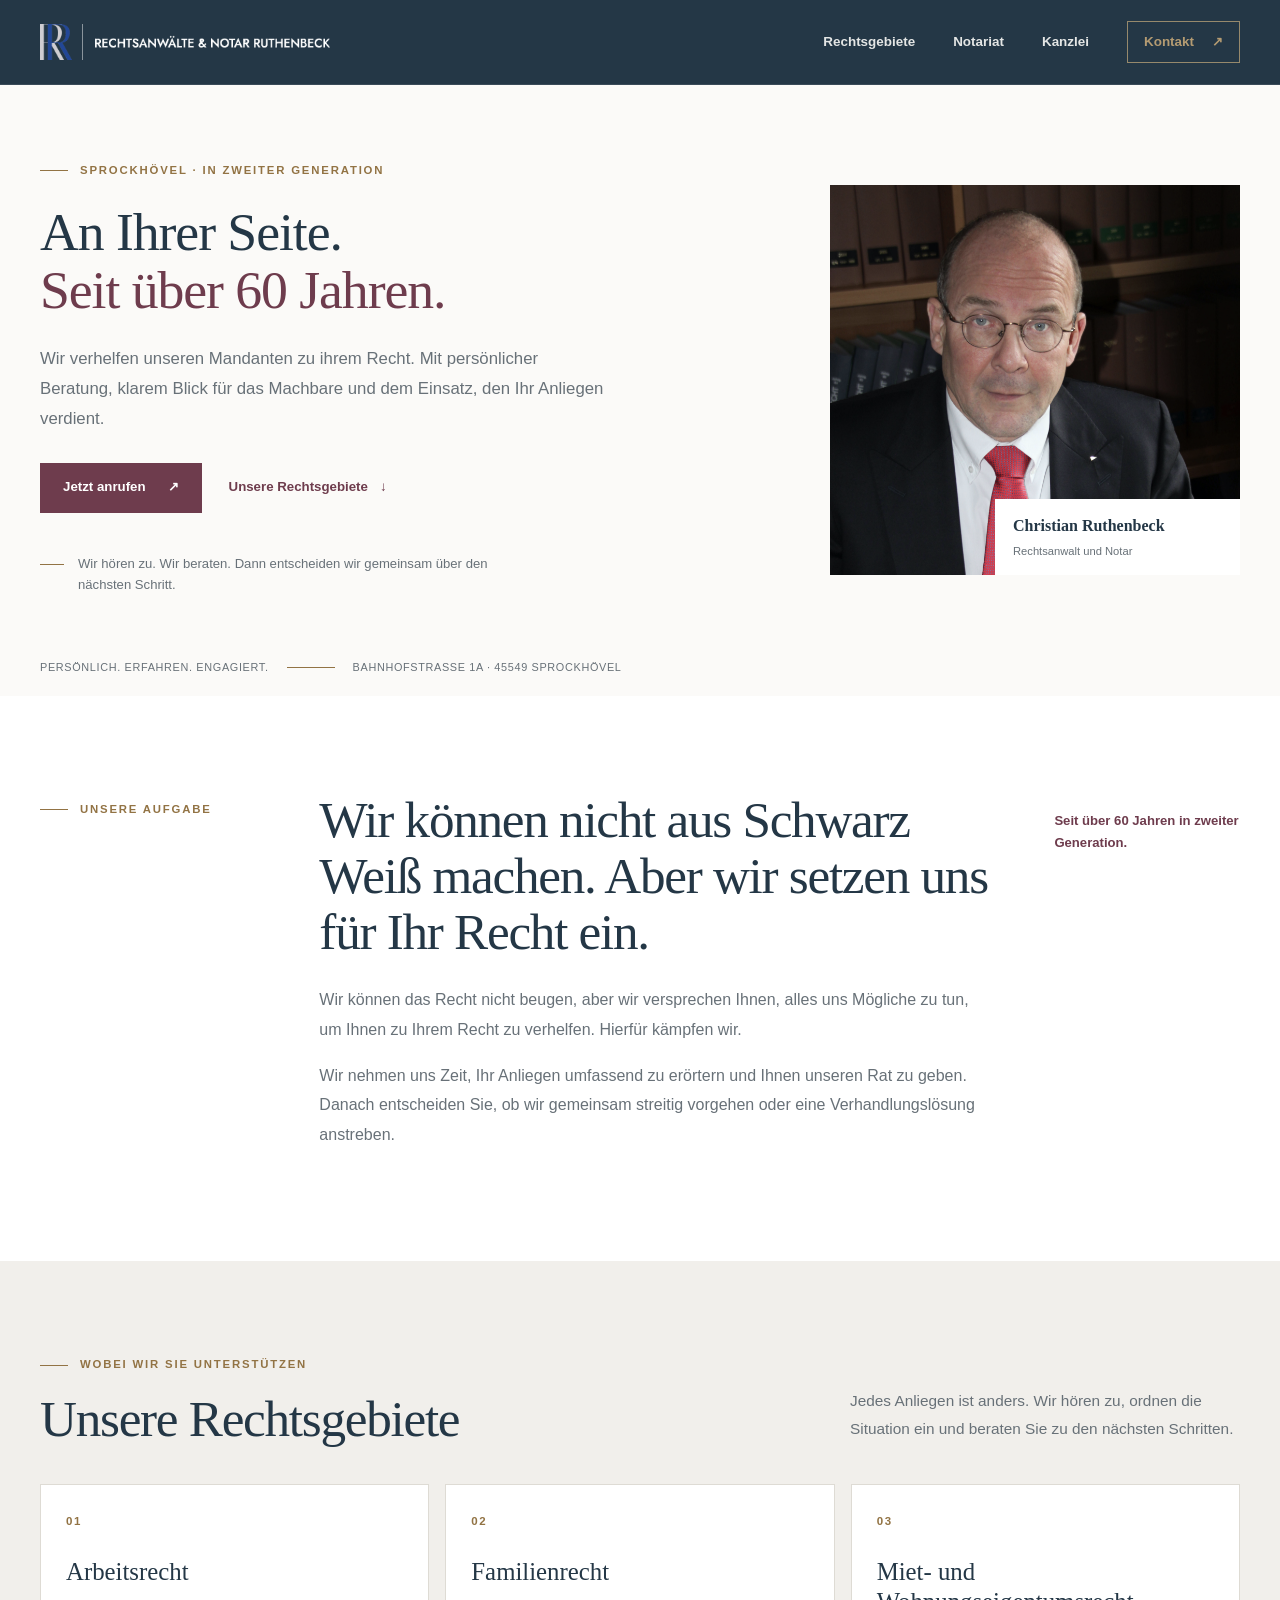
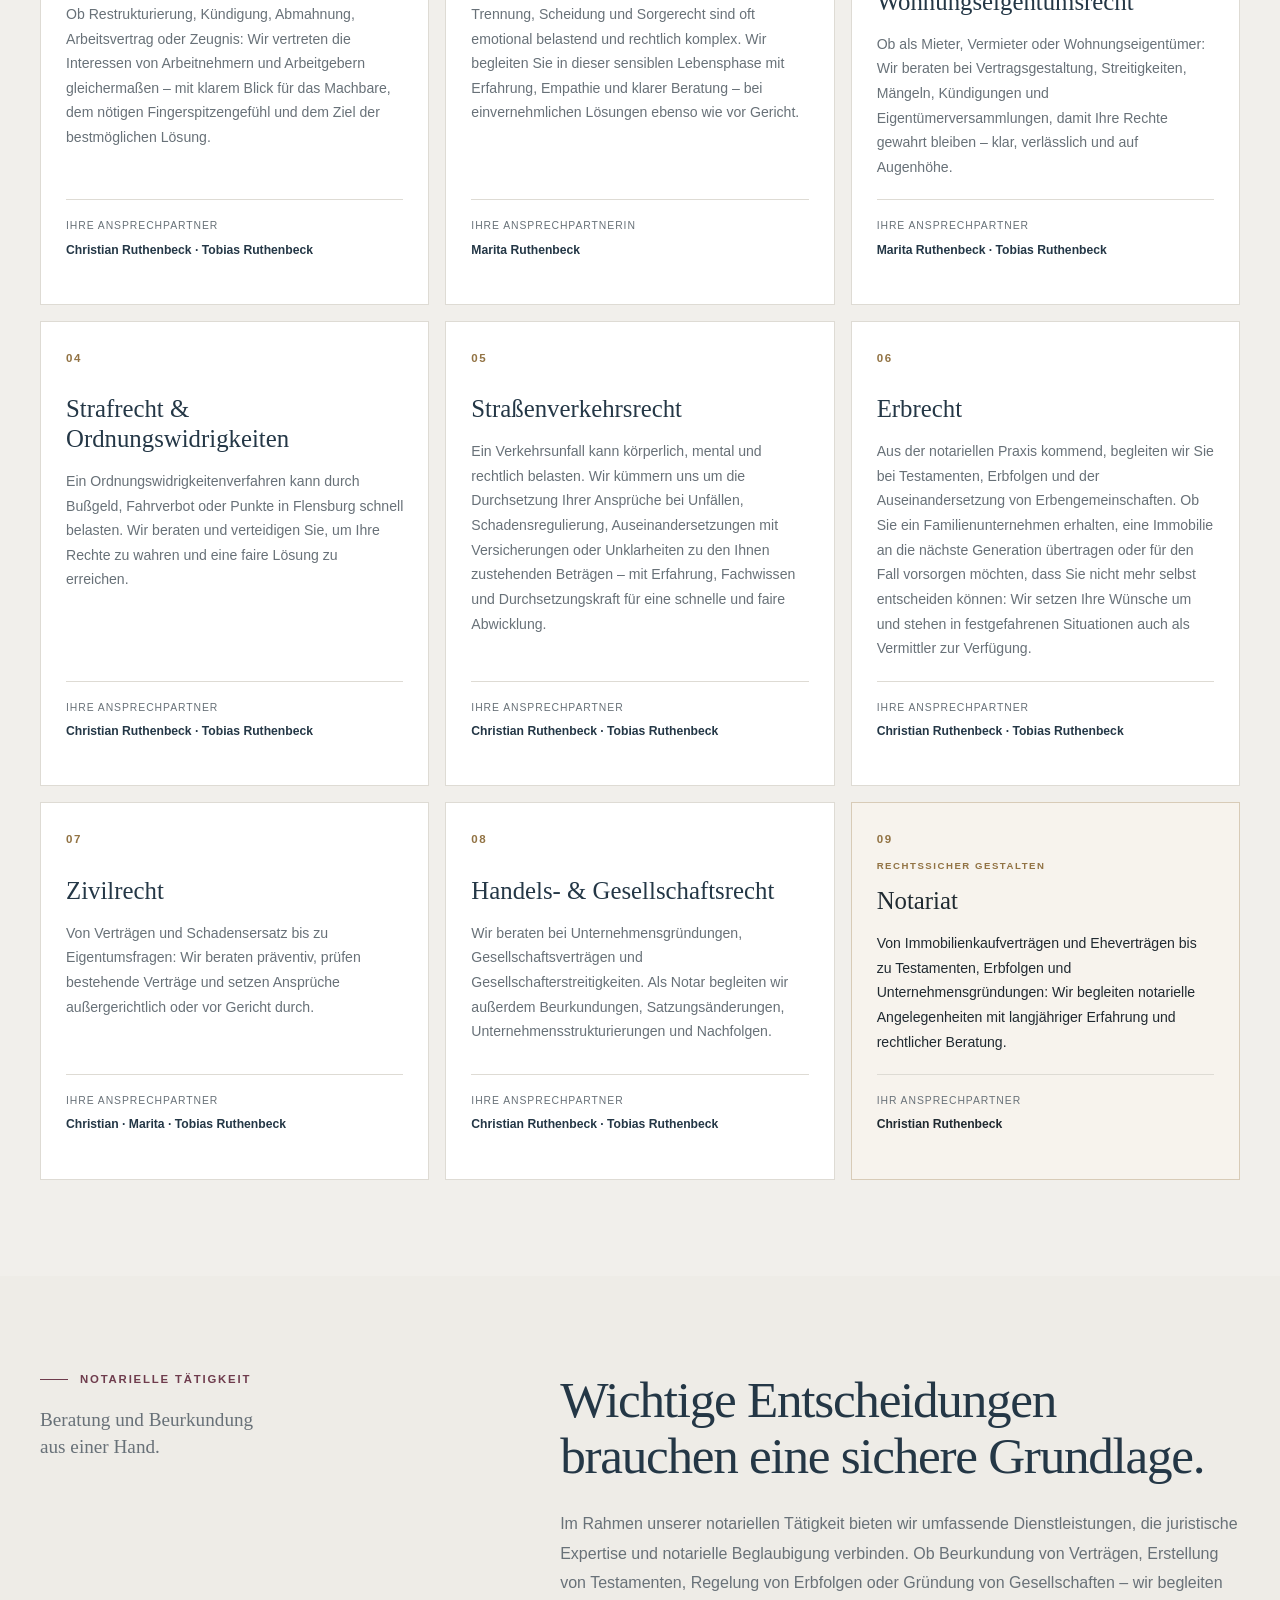
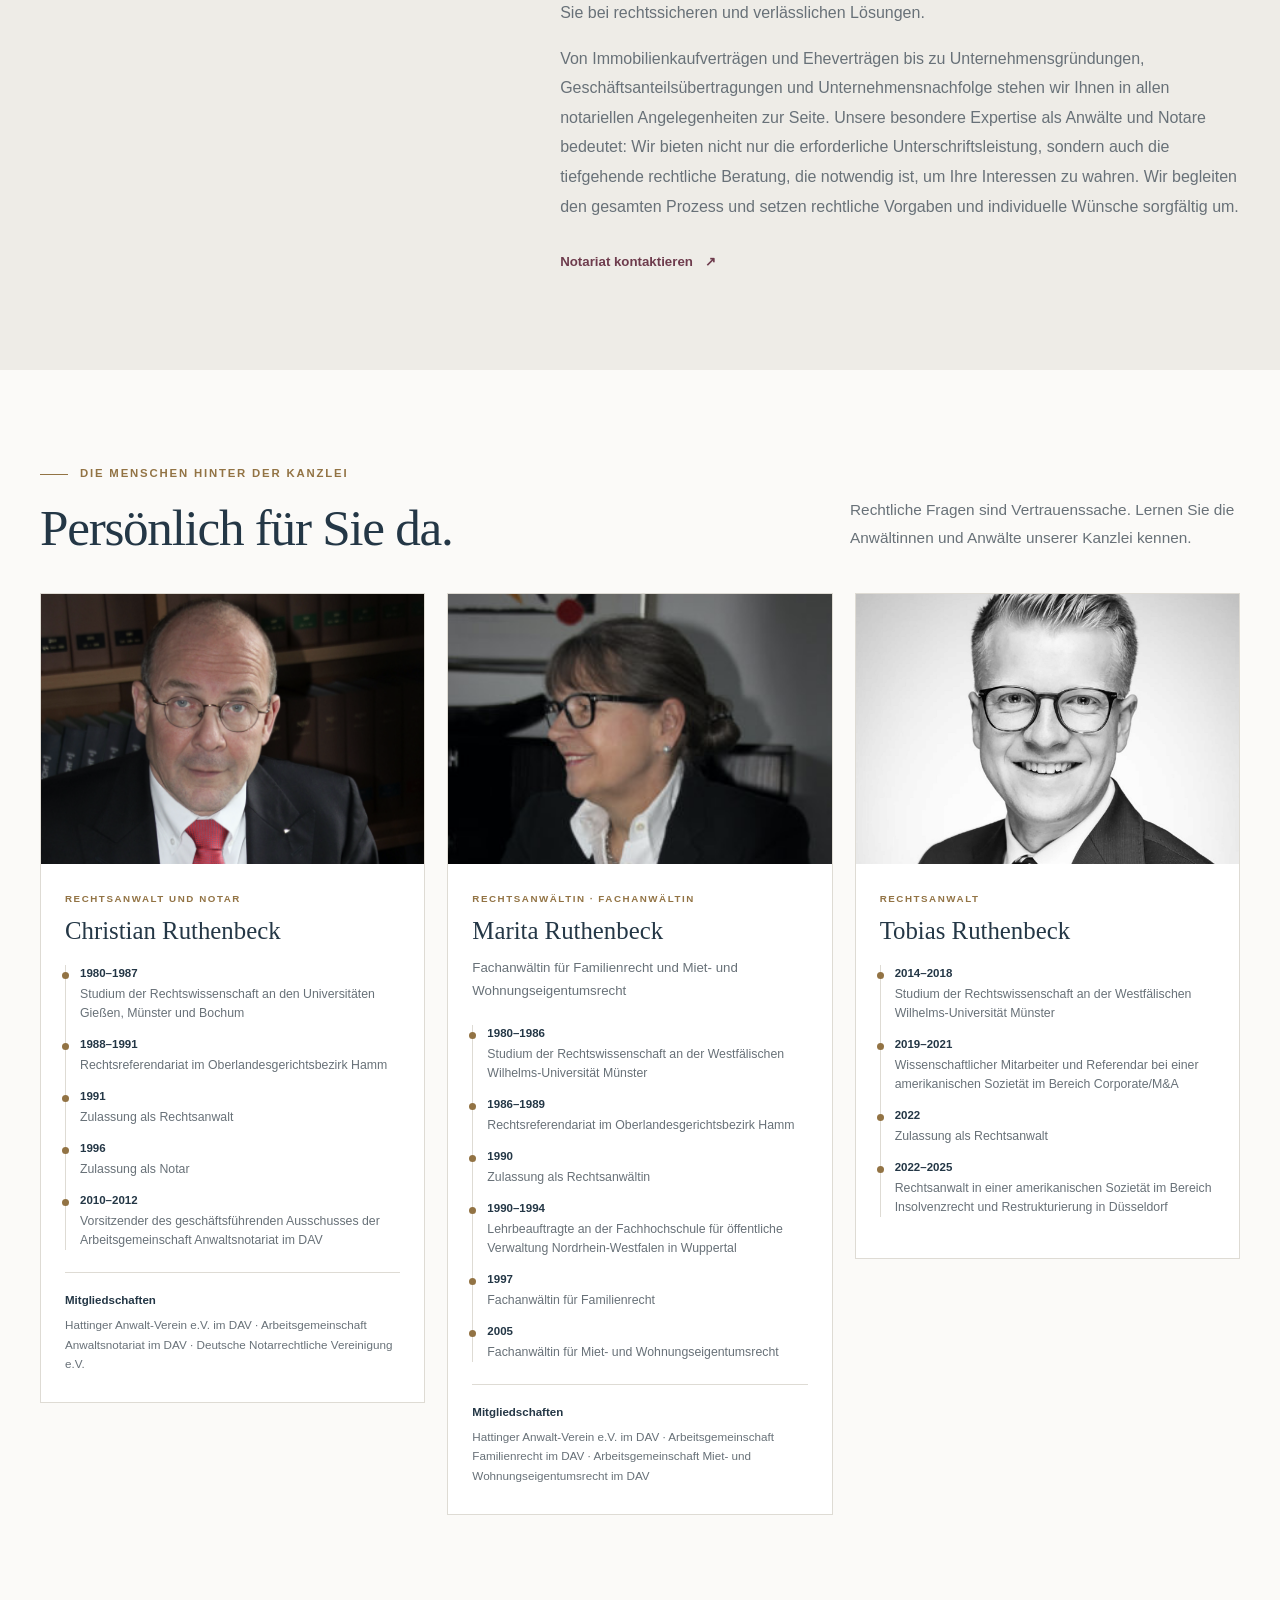
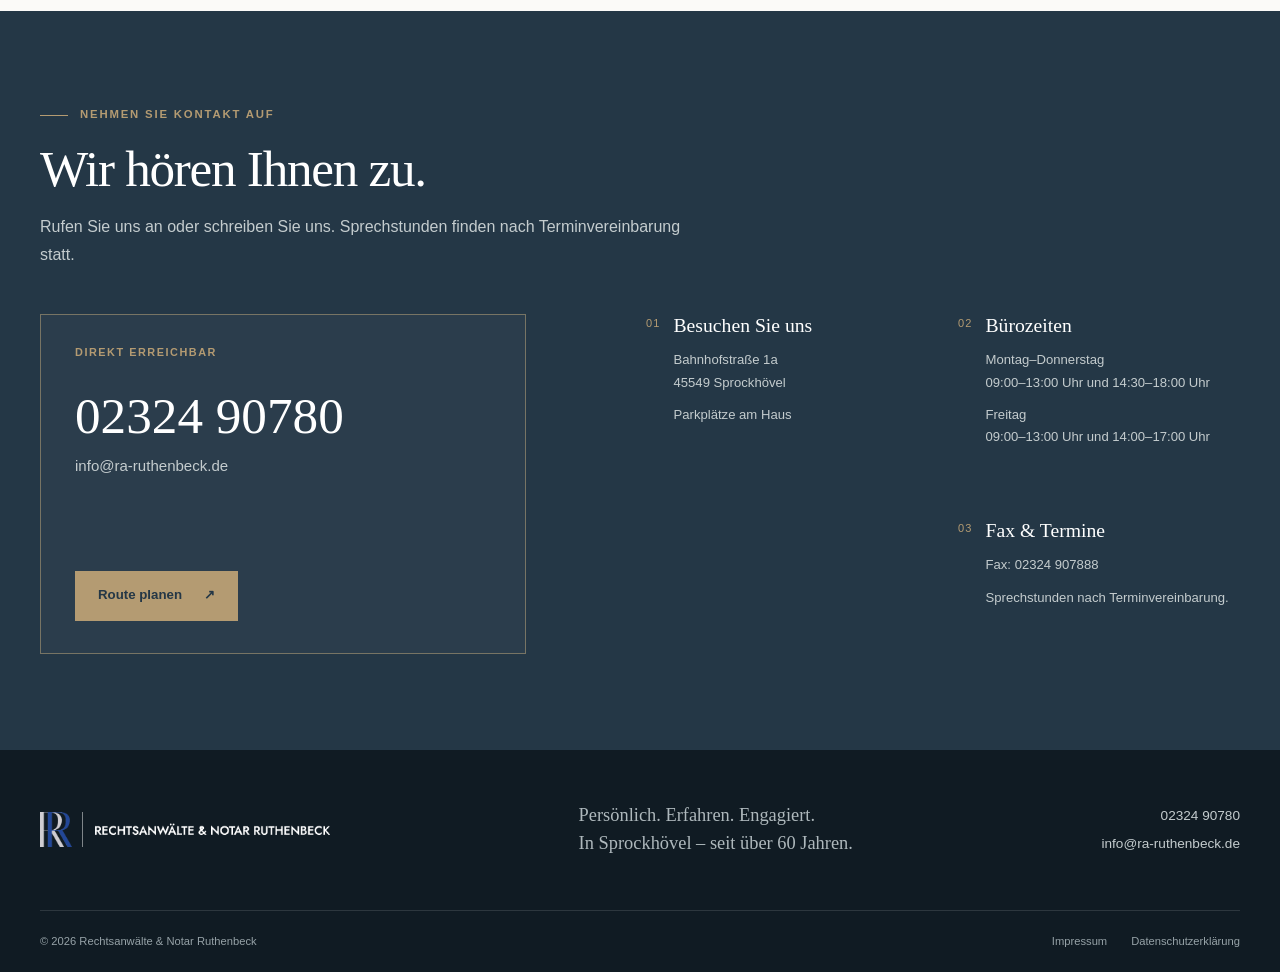
<file: index.html>
<!doctype html>
<html lang="de">
  <head>
    <meta charset="utf-8">
    <meta name="viewport" content="width=device-width, initial-scale=1">
    <meta name="theme-color" content="#172531">
    <meta name="description" content="Rechtsanwälte und Notar Ruthenbeck in Sprockhövel. Persönliche Beratung in neun Rechtsgebieten und notarielle Begleitung – seit über 60 Jahren.">
    <title>Rechtsanwälte &amp; Notar Ruthenbeck | Sprockhövel</title>
    <link rel="icon" href="/assets/logo-ruthenbeck.png" type="image/png">
    <link rel="stylesheet" href="/styles.css">
    <script src="/script.js" defer></script>
  </head>
  <body>
    <a class="skip-link" href="#main">Zum Inhalt springen</a>
    <header class="site-header">
      <div class="container header-inner">
        <a class="brand" href="/" aria-label="Ruthenbeck – zur Startseite">
          <img class="brand-logo" src="/assets/logo-ruthenbeck.png" alt="Ruthenbeck Rechtsanwälte &amp; Notar">
        </a>
        <button class="menu-toggle" type="button" aria-expanded="false" aria-controls="primary-navigation" aria-label="Menü öffnen">
          <span></span><span></span>
        </button>
        <nav class="main-nav" id="primary-navigation" aria-label="Hauptnavigation">
          <a href="#rechtsgebiete">Rechtsgebiete</a>
          <a href="#notariat">Notariat</a>
          <a href="#kanzlei">Kanzlei</a>
          <a class="nav-contact" href="#kontakt">Kontakt <span aria-hidden="true">↗</span></a>
        </nav>
      </div>
    </header>

    <main id="main">
      <section class="hero">
        <div class="container hero-grid">
          <div class="hero-copy">
            <p class="eyebrow"><span class="eyebrow-line"></span> Sprockhövel · In zweiter Generation</p>
            <h1>An Ihrer Seite.<br><em>Seit über 60 Jahren.</em></h1>
            <p class="hero-lead">Wir verhelfen unseren Mandanten zu ihrem Recht. Mit persönlicher Beratung, klarem Blick für das Machbare und dem Einsatz, den Ihr Anliegen verdient.</p>
            <div class="hero-actions">
              <a class="button button-dark" href="tel:+49232490780">Jetzt anrufen <span aria-hidden="true">↗</span></a>
              <a class="text-link" href="#rechtsgebiete">Unsere Rechtsgebiete <span aria-hidden="true">↓</span></a>
            </div>
            <div class="hero-note"><span class="note-rule"></span><span>Wir hören zu. Wir beraten. Dann entscheiden wir gemeinsam über den nächsten Schritt.</span></div>
          </div>
          <div class="hero-portrait">
            <img src="/assets/christian-ruthenbeck.jpg" alt="Christian Ruthenbeck, Rechtsanwalt und Notar" fetchpriority="high">
            <div class="portrait-caption"><span><strong>Christian Ruthenbeck</strong><small>Rechtsanwalt und Notar</small></span></div>
          </div>
        </div>
        <div class="hero-bottom container">
          <span>Persönlich. Erfahren. Engagiert.</span><span class="hero-bottom-line"></span><span>Bahnhofstraße 1a · 45549 Sprockhövel</span>
        </div>
      </section>

      <section class="intro-section section-pad">
        <div class="container intro-grid">
          <p class="eyebrow"><span class="eyebrow-line"></span> Unsere Aufgabe</p>
          <div class="intro-copy">
            <h2>Wir können nicht aus Schwarz Weiß machen. Aber wir setzen uns für Ihr Recht ein.</h2>
            <p>Wir können das Recht nicht beugen, aber wir versprechen Ihnen, alles uns Mögliche zu tun, um Ihnen zu Ihrem Recht zu verhelfen. Hierfür kämpfen wir.</p>
            <p>Wir nehmen uns Zeit, Ihr Anliegen umfassend zu erörtern und Ihnen unseren Rat zu geben. Danach entscheiden Sie, ob wir gemeinsam streitig vorgehen oder eine Verhandlungslösung anstreben.</p>
          </div>
          <p class="intro-signature">Seit über 60 Jahren in zweiter Generation.</p>
        </div>
      </section>

      <section class="practice-section section-pad" id="rechtsgebiete">
        <div class="container">
          <div class="section-heading">
            <div><p class="eyebrow"><span class="eyebrow-line"></span> Wobei wir Sie unterstützen</p><h2>Unsere Rechtsgebiete</h2></div>
            <p>Jedes Anliegen ist anders. Wir hören zu, ordnen die Situation ein und beraten Sie zu den nächsten Schritten.</p>
          </div>
          <div class="practice-grid">
            <article class="practice-card">
              <span class="card-number">01</span><h3>Arbeitsrecht</h3>
              <p>Ob Restrukturierung, Kündigung, Abmahnung, Arbeitsvertrag oder Zeugnis: Wir vertreten die Interessen von Arbeitnehmern und Arbeitgebern gleichermaßen – mit klarem Blick für das Machbare, dem nötigen Fingerspitzengefühl und dem Ziel der bestmöglichen Lösung.</p>
              <p class="card-contacts"><span>Ihre Ansprechpartner</span>Christian Ruthenbeck · Tobias Ruthenbeck</p>
            </article>
            <article class="practice-card">
              <span class="card-number">02</span><h3>Familienrecht</h3>
              <p>Trennung, Scheidung und Sorgerecht sind oft emotional belastend und rechtlich komplex. Wir begleiten Sie in dieser sensiblen Lebensphase mit Erfahrung, Empathie und klarer Beratung – bei einvernehmlichen Lösungen ebenso wie vor Gericht.</p>
              <p class="card-contacts"><span>Ihre Ansprechpartnerin</span>Marita Ruthenbeck</p>
            </article>
            <article class="practice-card">
              <span class="card-number">03</span><h3>Miet- und Wohnungseigentumsrecht</h3>
              <p>Ob als Mieter, Vermieter oder Wohnungseigentümer: Wir beraten bei Vertragsgestaltung, Streitigkeiten, Mängeln, Kündigungen und Eigentümerversammlungen, damit Ihre Rechte gewahrt bleiben – klar, verlässlich und auf Augenhöhe.</p>
              <p class="card-contacts"><span>Ihre Ansprechpartner</span>Marita Ruthenbeck · Tobias Ruthenbeck</p>
            </article>
            <article class="practice-card">
              <span class="card-number">04</span><h3>Strafrecht &amp; Ordnungswidrigkeiten</h3>
              <p>Ein Ordnungswidrigkeitenverfahren kann durch Bußgeld, Fahrverbot oder Punkte in Flensburg schnell belasten. Wir beraten und verteidigen Sie, um Ihre Rechte zu wahren und eine faire Lösung zu erreichen.</p>
              <p class="card-contacts"><span>Ihre Ansprechpartner</span>Christian Ruthenbeck · Tobias Ruthenbeck</p>
            </article>
            <article class="practice-card">
              <span class="card-number">05</span><h3>Straßenverkehrsrecht</h3>
              <p>Ein Verkehrsunfall kann körperlich, mental und rechtlich belasten. Wir kümmern uns um die Durchsetzung Ihrer Ansprüche bei Unfällen, Schadensregulierung, Auseinandersetzungen mit Versicherungen oder Unklarheiten zu den Ihnen zustehenden Beträgen – mit Erfahrung, Fachwissen und Durchsetzungskraft für eine schnelle und faire Abwicklung.</p>
              <p class="card-contacts"><span>Ihre Ansprechpartner</span>Christian Ruthenbeck · Tobias Ruthenbeck</p>
            </article>
            <article class="practice-card">
              <span class="card-number">06</span><h3>Erbrecht</h3>
              <p>Aus der notariellen Praxis kommend, begleiten wir Sie bei Testamenten, Erbfolgen und der Auseinandersetzung von Erbengemeinschaften. Ob Sie ein Familienunternehmen erhalten, eine Immobilie an die nächste Generation übertragen oder für den Fall vorsorgen möchten, dass Sie nicht mehr selbst entscheiden können: Wir setzen Ihre Wünsche um und stehen in festgefahrenen Situationen auch als Vermittler zur Verfügung.</p>
              <p class="card-contacts"><span>Ihre Ansprechpartner</span>Christian Ruthenbeck · Tobias Ruthenbeck</p>
            </article>
            <article class="practice-card">
              <span class="card-number">07</span><h3>Zivilrecht</h3>
              <p>Von Verträgen und Schadensersatz bis zu Eigentumsfragen: Wir beraten präventiv, prüfen bestehende Verträge und setzen Ansprüche außergerichtlich oder vor Gericht durch.</p>
              <p class="card-contacts"><span>Ihre Ansprechpartner</span>Christian · Marita · Tobias Ruthenbeck</p>
            </article>
            <article class="practice-card">
              <span class="card-number">08</span><h3>Handels- &amp; Gesellschaftsrecht</h3>
              <p>Wir beraten bei Unternehmensgründungen, Gesellschaftsverträgen und Gesellschafterstreitigkeiten. Als Notar begleiten wir außerdem Beurkundungen, Satzungsänderungen, Unternehmensstrukturierungen und Nachfolgen.</p>
              <p class="card-contacts"><span>Ihre Ansprechpartner</span>Christian Ruthenbeck · Tobias Ruthenbeck</p>
            </article>
            <article class="practice-card practice-card-featured">
              <span class="card-number">09</span><p class="eyebrow">Rechtssicher gestalten</p><h3>Notariat</h3>
              <p>Von Immobilienkaufverträgen und Eheverträgen bis zu Testamenten, Erbfolgen und Unternehmensgründungen: Wir begleiten notarielle Angelegenheiten mit langjähriger Erfahrung und rechtlicher Beratung.</p>
              <p class="card-contacts"><span>Ihr Ansprechpartner</span>Christian Ruthenbeck</p>
            </article>
          </div>
        </div>
      </section>

      <section class="notariat-section section-pad" id="notariat">
        <div class="container notariat-grid">
          <div class="notariat-aside"><p class="eyebrow"><span class="eyebrow-line"></span> Notarielle Tätigkeit</p><p>Beratung und Beurkundung aus einer Hand.</p></div>
          <div class="notariat-copy">
            <h2>Wichtige Entscheidungen brauchen eine sichere Grundlage.</h2>
            <p>Im Rahmen unserer notariellen Tätigkeit bieten wir umfassende Dienstleistungen, die juristische Expertise und notarielle Beglaubigung verbinden. Ob Beurkundung von Verträgen, Erstellung von Testamenten, Regelung von Erbfolgen oder Gründung von Gesellschaften – wir begleiten Sie bei rechtssicheren und verlässlichen Lösungen.</p>
            <p>Von Immobilienkaufverträgen und Eheverträgen bis zu Unternehmensgründungen, Geschäftsanteilsübertragungen und Unternehmensnachfolge stehen wir Ihnen in allen notariellen Angelegenheiten zur Seite. Unsere besondere Expertise als Anwälte und Notare bedeutet: Wir bieten nicht nur die erforderliche Unterschriftsleistung, sondern auch die tiefgehende rechtliche Beratung, die notwendig ist, um Ihre Interessen zu wahren. Wir begleiten den gesamten Prozess und setzen rechtliche Vorgaben und individuelle Wünsche sorgfältig um.</p>
            <a class="text-link" href="#kontakt">Notariat kontaktieren <span aria-hidden="true">↗</span></a>
          </div>
        </div>
      </section>

      <section class="team-section section-pad" id="kanzlei">
        <div class="container">
          <div class="section-heading">
            <div><p class="eyebrow"><span class="eyebrow-line"></span> Die Menschen hinter der Kanzlei</p><h2>Persönlich für Sie da.</h2></div>
            <p>Rechtliche Fragen sind Vertrauenssache. Lernen Sie die Anwältinnen und Anwälte unserer Kanzlei kennen.</p>
          </div>
          <div class="team-grid">
            <article class="team-card">
              <img src="/assets/christian-ruthenbeck.jpg" alt="Christian Ruthenbeck" loading="lazy">
              <div class="team-content"><p class="eyebrow">Rechtsanwalt und Notar</p><h3>Christian Ruthenbeck</h3>
                <div class="timeline">
                  <p><strong>1980–1987</strong> Studium der Rechtswissenschaft an den Universitäten Gießen, Münster und Bochum</p>
                  <p><strong>1988–1991</strong> Rechtsreferendariat im Oberlandesgerichtsbezirk Hamm</p>
                  <p><strong>1991</strong> Zulassung als Rechtsanwalt</p>
                  <p><strong>1996</strong> Zulassung als Notar</p>
                  <p><strong>2010–2012</strong> Vorsitzender des geschäftsführenden Ausschusses der Arbeitsgemeinschaft Anwaltsnotariat im DAV</p>
                </div>
                <p class="team-memberships"><strong>Mitgliedschaften</strong><br>Hattinger Anwalt-Verein e.V. im DAV · Arbeitsgemeinschaft Anwaltsnotariat im DAV · Deutsche Notarrechtliche Vereinigung e.V.</p>
              </div>
            </article>
            <article class="team-card">
              <img src="/assets/marita-ruthenbeck.jpg" alt="Marita Ruthenbeck" loading="lazy">
              <div class="team-content"><p class="eyebrow">Rechtsanwältin · Fachanwältin</p><h3>Marita Ruthenbeck</h3><p class="team-specialty">Fachanwältin für Familienrecht und Miet- und Wohnungseigentumsrecht</p>
                <div class="timeline">
                  <p><strong>1980–1986</strong> Studium der Rechtswissenschaft an der Westfälischen Wilhelms-Universität Münster</p>
                  <p><strong>1986–1989</strong> Rechtsreferendariat im Oberlandesgerichtsbezirk Hamm</p>
                  <p><strong>1990</strong> Zulassung als Rechtsanwältin</p>
                  <p><strong>1990–1994</strong> Lehrbeauftragte an der Fachhochschule für öffentliche Verwaltung Nordrhein-Westfalen in Wuppertal</p>
                  <p><strong>1997</strong> Fachanwältin für Familienrecht</p>
                  <p><strong>2005</strong> Fachanwältin für Miet- und Wohnungseigentumsrecht</p>
                </div>
                <p class="team-memberships"><strong>Mitgliedschaften</strong><br>Hattinger Anwalt-Verein e.V. im DAV · Arbeitsgemeinschaft Familienrecht im DAV · Arbeitsgemeinschaft Miet- und Wohnungseigentumsrecht im DAV</p>
              </div>
            </article>
            <article class="team-card">
              <img src="/assets/tobias-ruthenbeck.jpg" alt="Tobias Ruthenbeck" loading="lazy">
              <div class="team-content"><p class="eyebrow">Rechtsanwalt</p><h3>Tobias Ruthenbeck</h3>
                <div class="timeline">
                  <p><strong>2014–2018</strong> Studium der Rechtswissenschaft an der Westfälischen Wilhelms-Universität Münster</p>
                  <p><strong>2019–2021</strong> Wissenschaftlicher Mitarbeiter und Referendar bei einer amerikanischen Sozietät im Bereich Corporate/M&amp;A</p>
                  <p><strong>2022</strong> Zulassung als Rechtsanwalt</p>
                  <p><strong>2022–2025</strong> Rechtsanwalt in einer amerikanischen Sozietät im Bereich Insolvenzrecht und Restrukturierung in Düsseldorf</p>
                </div>
              </div>
            </article>
          </div>
        </div>
      </section>

      <section class="contact-section section-pad" id="kontakt">
        <div class="container">
          <div class="contact-heading"><p class="eyebrow"><span class="eyebrow-line"></span> Nehmen Sie Kontakt auf</p><h2>Wir hören Ihnen zu.</h2><p>Rufen Sie uns an oder schreiben Sie uns. Sprechstunden finden nach Terminvereinbarung statt.</p></div>
          <div class="contact-grid">
            <div class="contact-primary">
              <span class="contact-label">Direkt erreichbar</span>
              <a class="contact-phone" href="tel:+49232490780">02324 90780</a>
              <a class="contact-email" href="mailto:info@ra-ruthenbeck.de">info@ra-ruthenbeck.de</a>
              <a class="button button-light" href="https://www.google.com/maps/search/?api=1&amp;query=Bahnhofstra%C3%9Fe+1a%2C+45549+Sprockh%C3%B6vel" target="_blank" rel="noopener noreferrer">Route planen <span aria-hidden="true">↗</span></a>
            </div>
            <div class="contact-details">
              <div class="detail-block"><span class="detail-icon" aria-hidden="true">01</span><div><h3>Besuchen Sie uns</h3><address>Bahnhofstraße 1a<br>45549 Sprockhövel</address><p>Parkplätze am Haus</p></div></div>
              <div class="detail-block"><span class="detail-icon" aria-hidden="true">02</span><div><h3>Bürozeiten</h3><p>Montag–Donnerstag<br>09:00–13:00 Uhr und 14:30–18:00 Uhr</p><p>Freitag<br>09:00–13:00 Uhr und 14:00–17:00 Uhr</p></div></div>
              <div class="detail-block"><span class="detail-icon" aria-hidden="true">03</span><div><h3>Fax &amp; Termine</h3><p>Fax: <a href="tel:+492324907888">02324 907888</a></p><p>Sprechstunden nach Terminvereinbarung.</p></div></div>
            </div>
          </div>
        </div>
      </section>
    </main>

    <footer class="site-footer">
      <div class="container footer-main">
        <a class="brand footer-brand" href="/" aria-label="Ruthenbeck – zur Startseite"><img class="brand-logo" src="/assets/logo-ruthenbeck.png" alt="Ruthenbeck Rechtsanwälte &amp; Notar"></a>
        <p>Persönlich. Erfahren. Engagiert.<br>In Sprockhövel – seit über 60 Jahren.</p>
        <div class="footer-contact"><a href="tel:+49232490780">02324 90780</a><a href="mailto:info@ra-ruthenbeck.de">info@ra-ruthenbeck.de</a></div>
      </div>
      <div class="container footer-bottom"><span>© <span id="current-year">2026</span> Rechtsanwälte &amp; Notar Ruthenbeck</span><nav aria-label="Rechtliches"><a href="/impressum/">Impressum</a><a href="/datenschutzerklaerung/">Datenschutzerklärung</a></nav></div>
    </footer>
  </body>
</html>
</file>
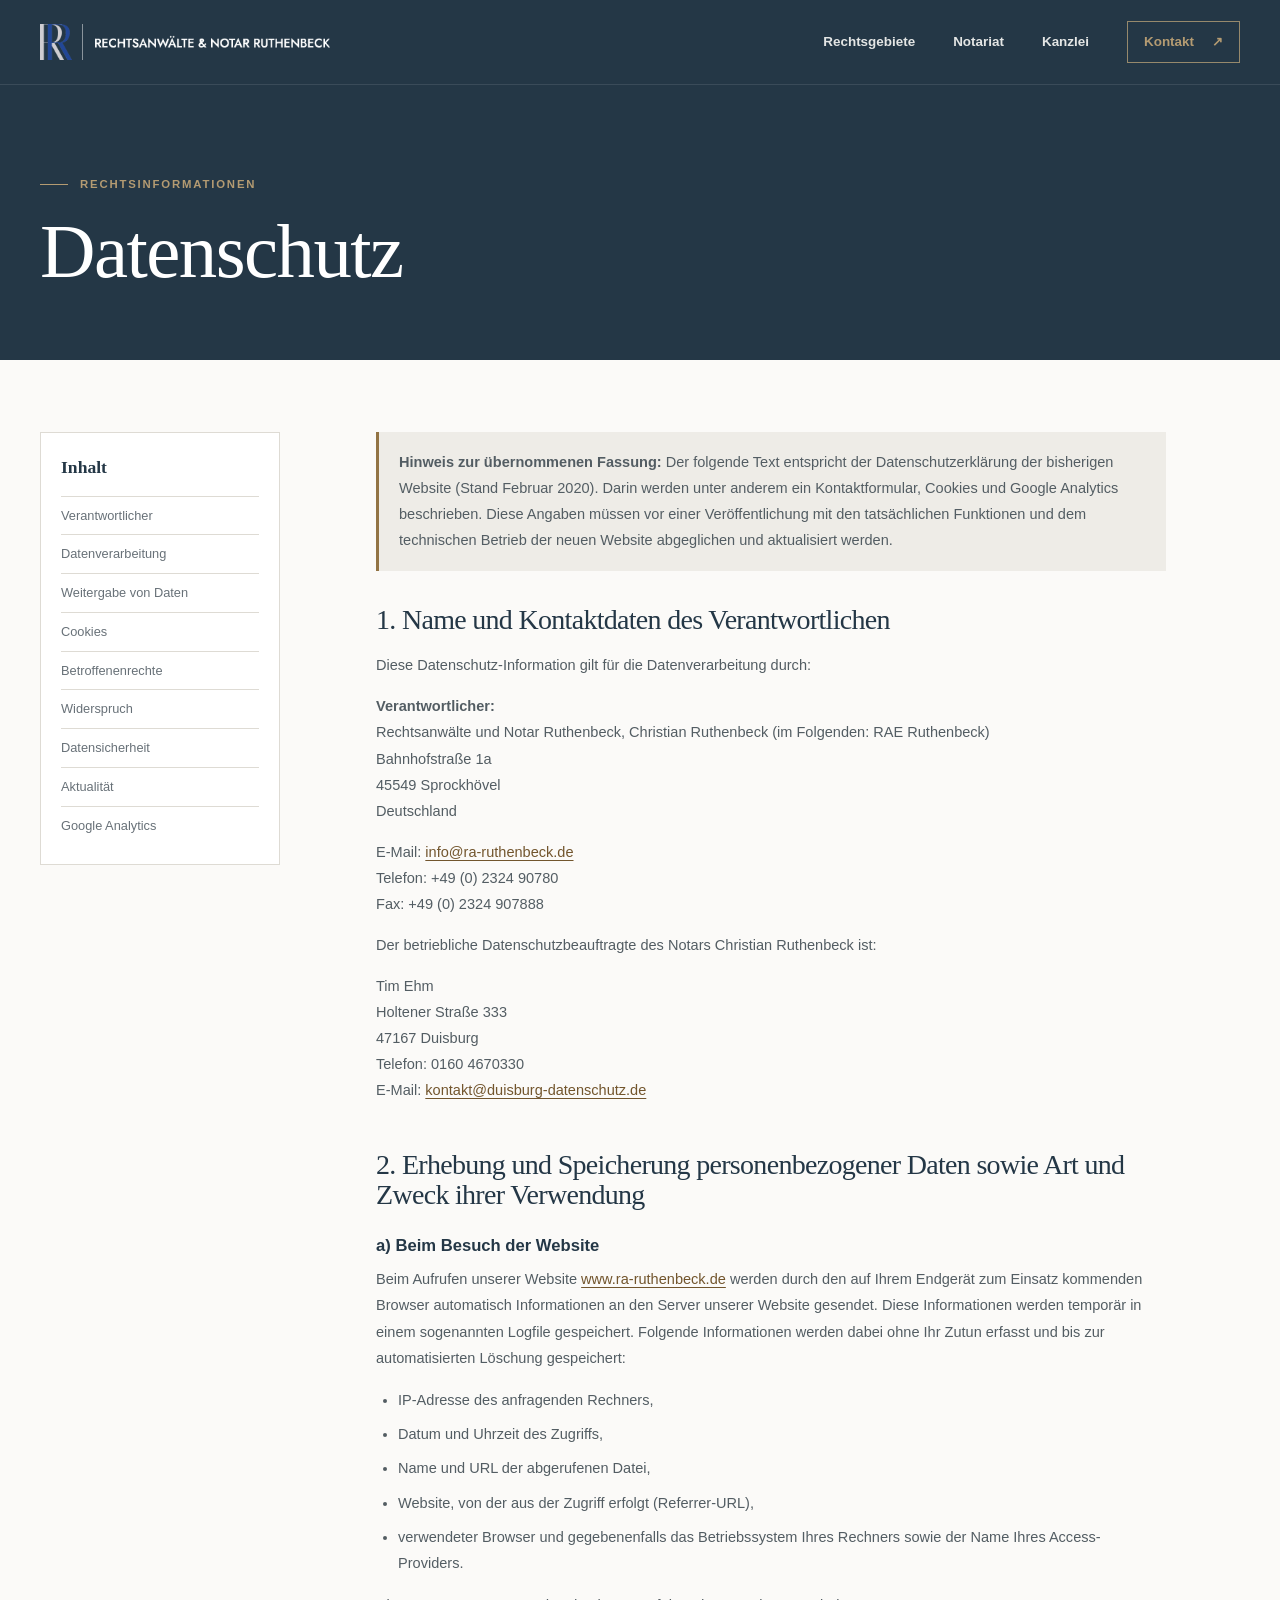
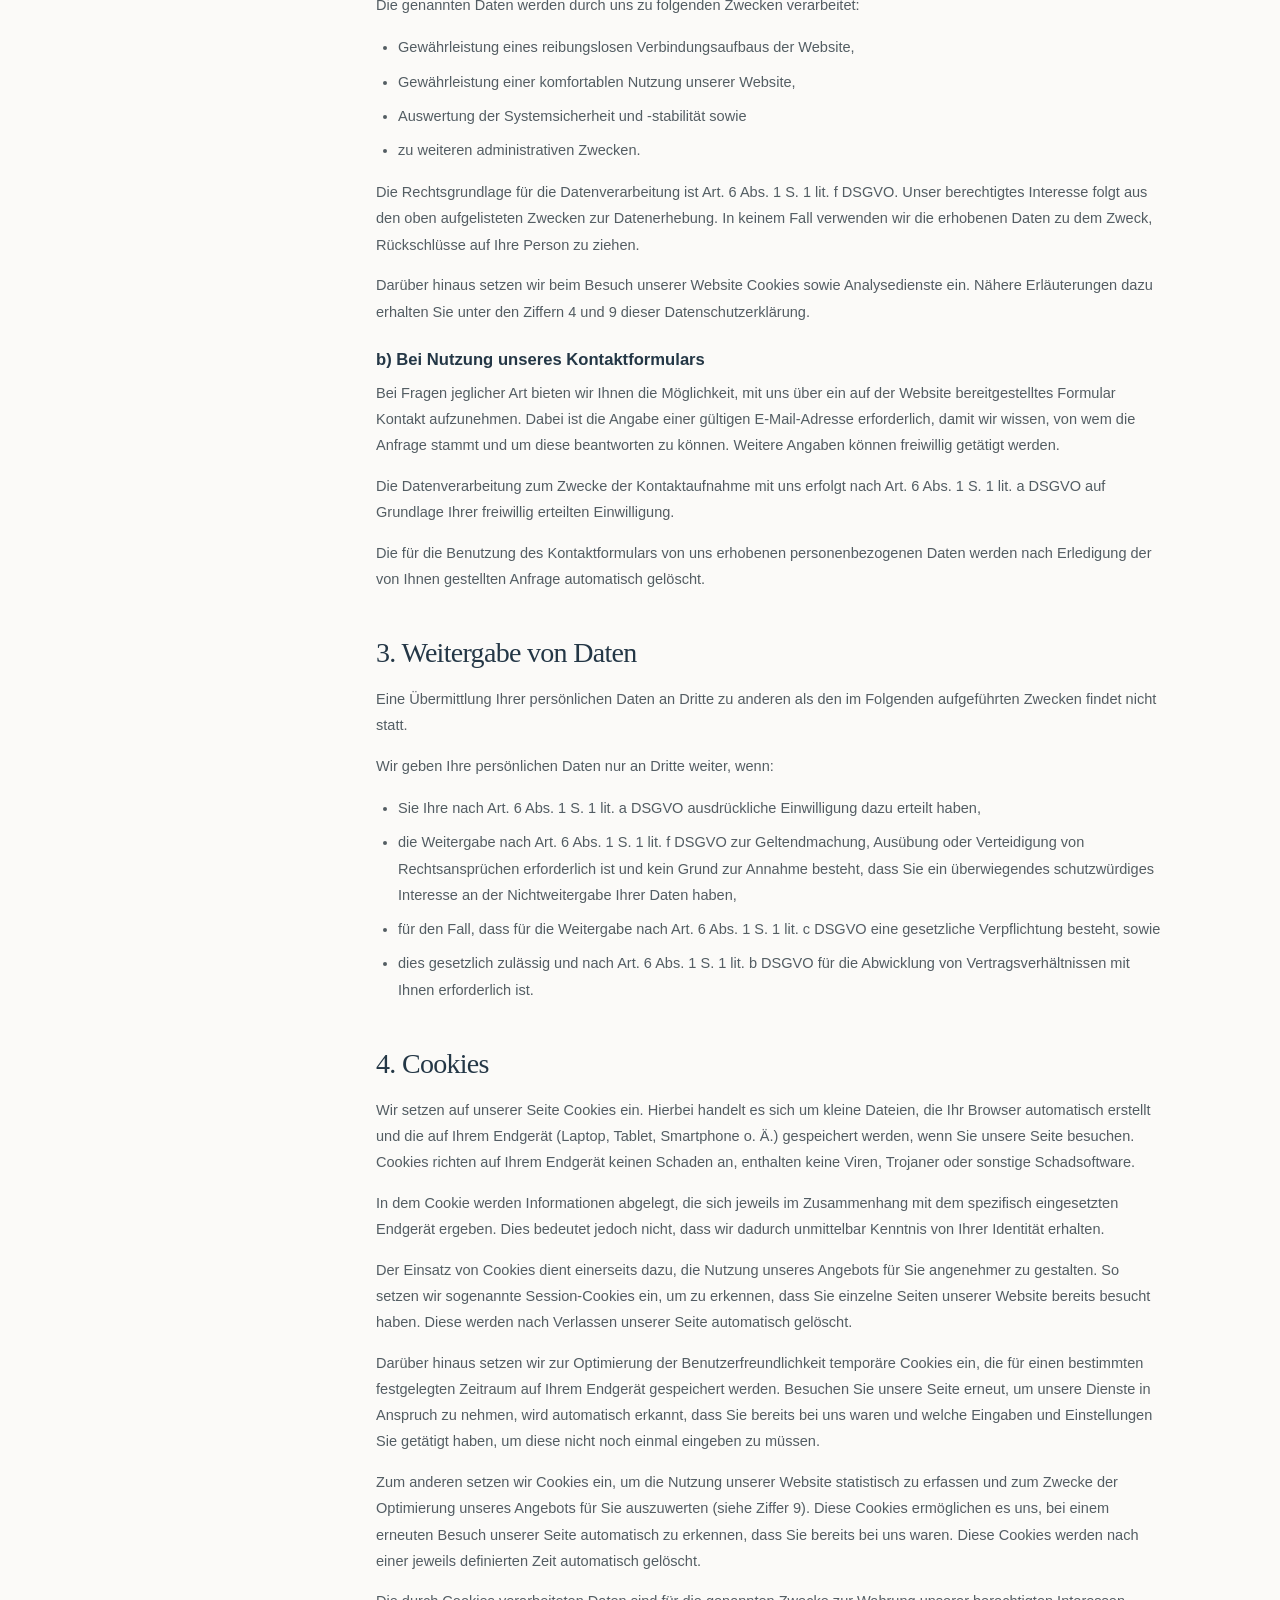
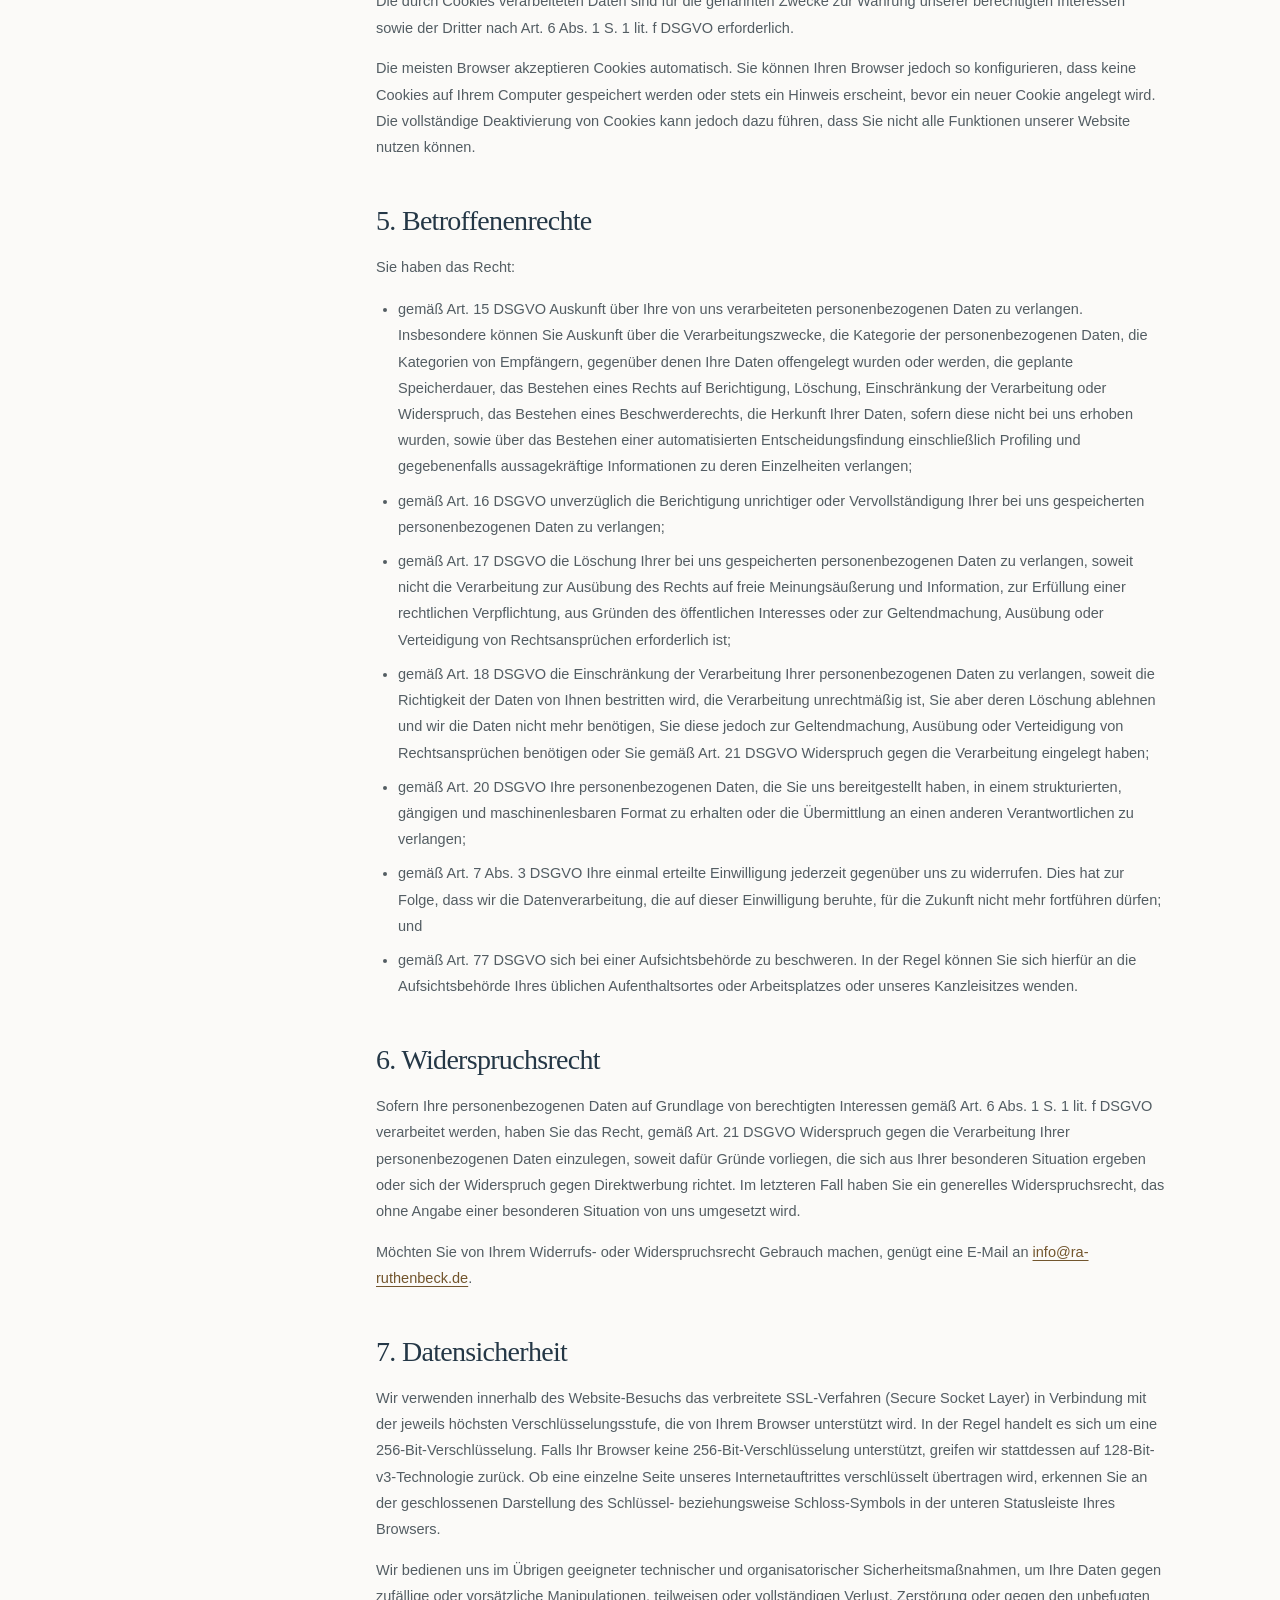
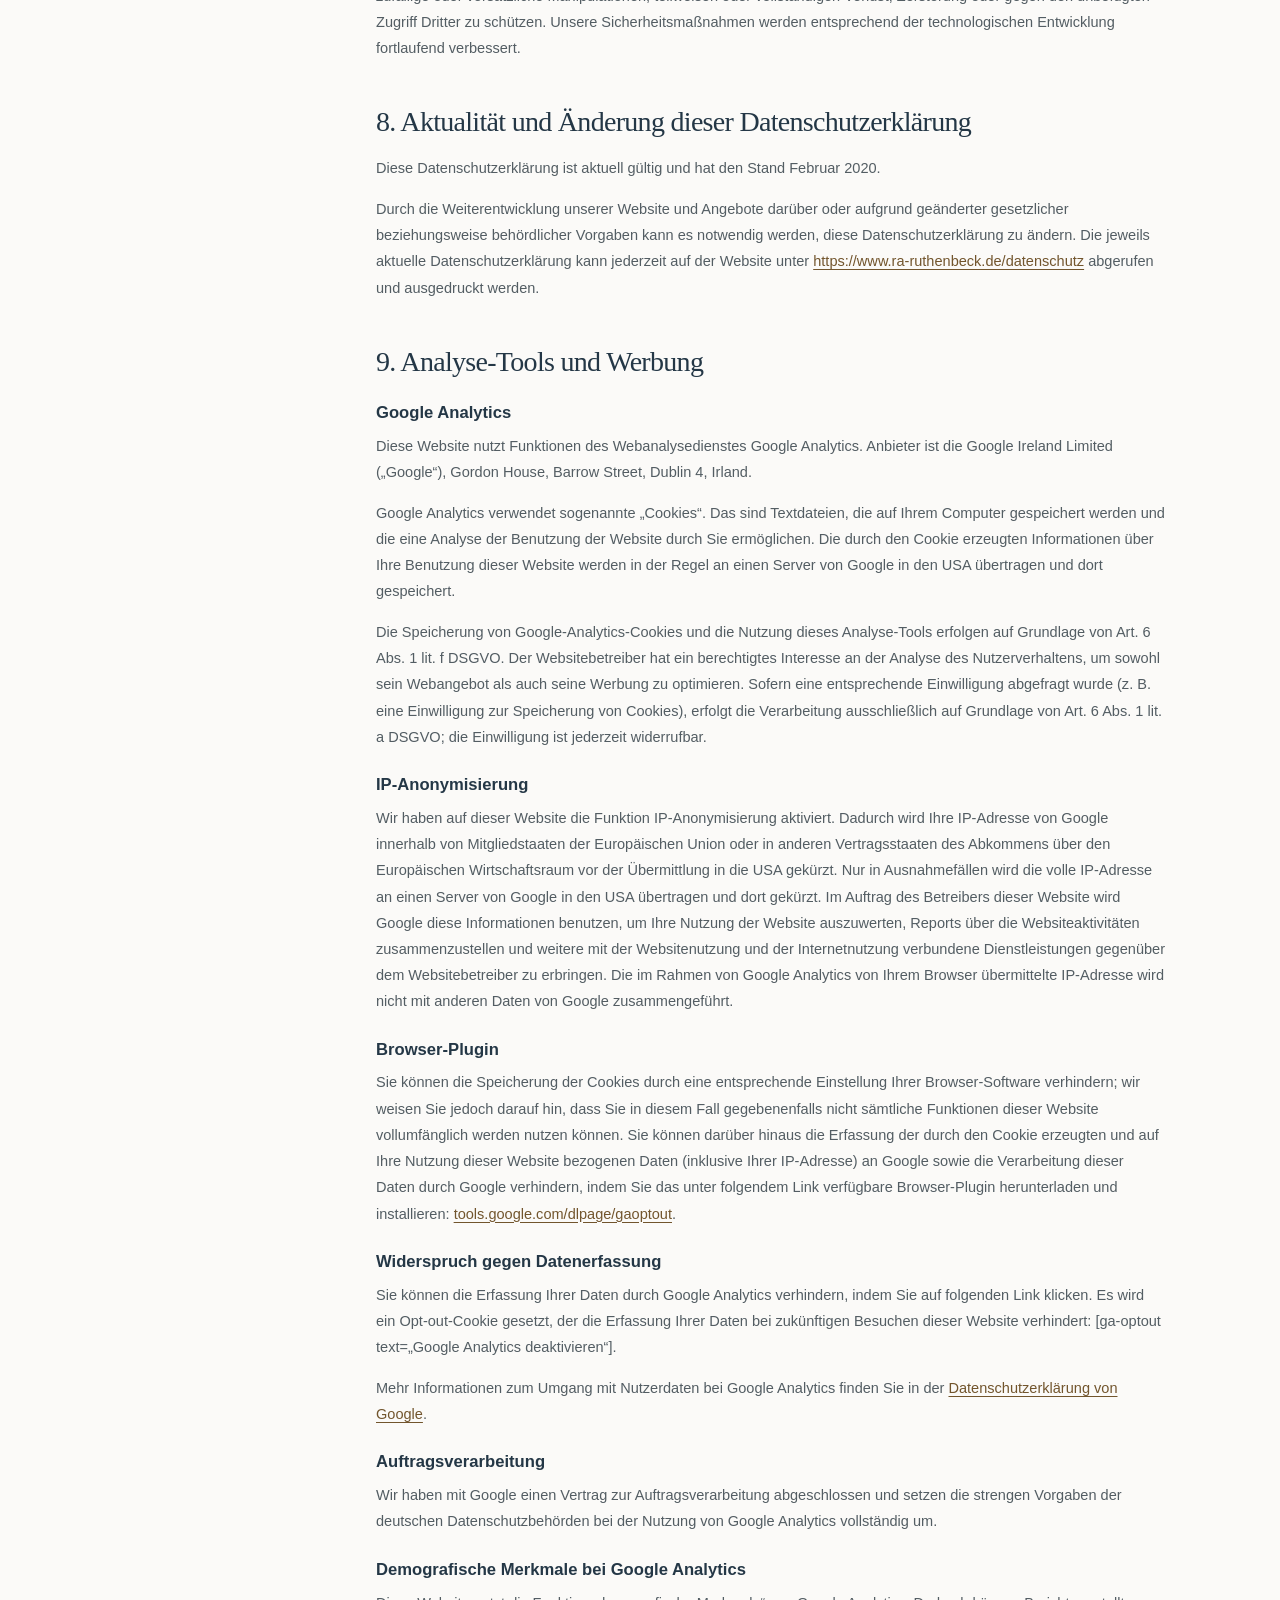
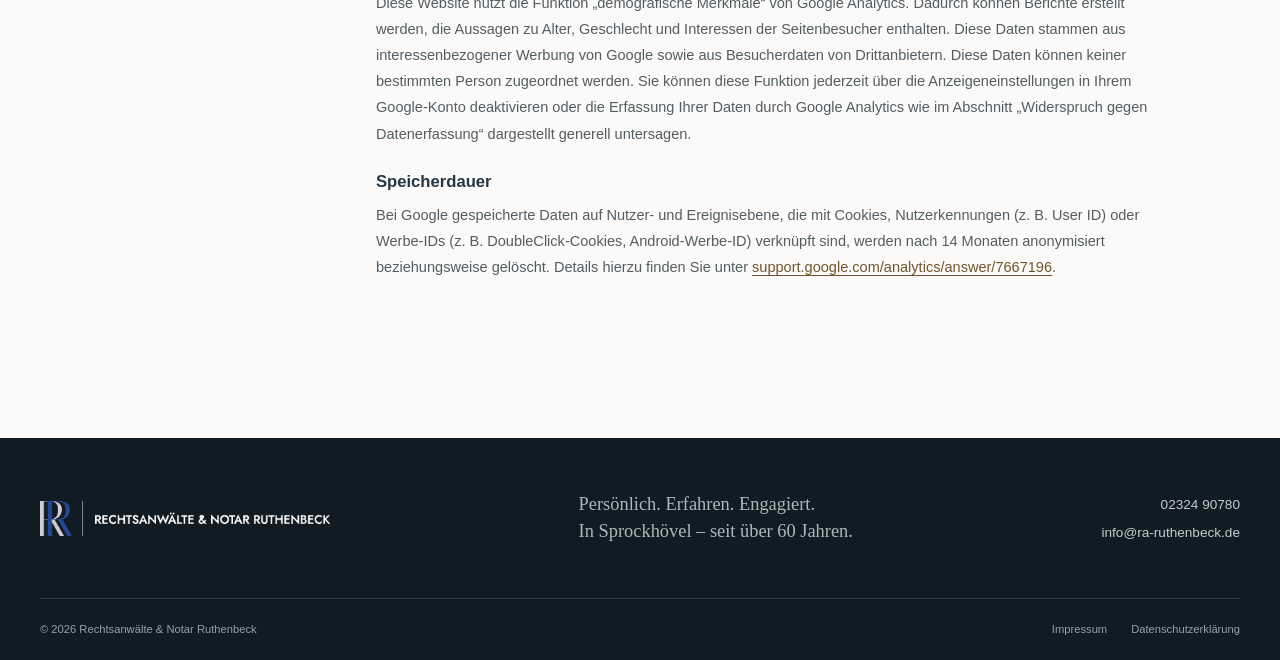
<file: datenschutzerklaerung/index.html>
<!doctype html>
<html lang="de">
  <head>
    <meta charset="utf-8">
    <meta name="viewport" content="width=device-width, initial-scale=1">
    <meta name="theme-color" content="#172531">
    <meta name="description" content="Datenschutzerklärung der Rechtsanwälte und Notar Ruthenbeck in Sprockhövel.">
    <title>Datenschutzerklärung | Rechtsanwälte &amp; Notar Ruthenbeck</title>
    <link rel="icon" href="/assets/logo-ruthenbeck.png" type="image/png">
    <link rel="stylesheet" href="/styles.css">
    <script src="/script.js" defer></script>
  </head>
  <body>
    <a class="skip-link" href="#main">Zum Inhalt springen</a>
    <header class="site-header"><div class="container header-inner">
      <a class="brand" href="/" aria-label="Ruthenbeck – zur Startseite"><img class="brand-logo" src="/assets/logo-ruthenbeck.png" alt="Ruthenbeck Rechtsanwälte &amp; Notar"></a>
      <button class="menu-toggle" type="button" aria-expanded="false" aria-controls="primary-navigation" aria-label="Menü öffnen"><span></span><span></span></button>
      <nav class="main-nav" id="primary-navigation" aria-label="Hauptnavigation"><a href="/#rechtsgebiete">Rechtsgebiete</a><a href="/#notariat">Notariat</a><a href="/#kanzlei">Kanzlei</a><a class="nav-contact" href="/#kontakt">Kontakt <span aria-hidden="true">↗</span></a></nav>
    </div></header>
    <main id="main">
      <section class="legal-hero"><div class="container"><p class="eyebrow"><span class="eyebrow-line"></span> Rechtsinformationen</p><h1>Datenschutz</h1></div></section>
      <div class="container legal-layout">
        <aside class="legal-nav"><strong>Inhalt</strong><a href="#verantwortlicher">Verantwortlicher</a><a href="#erhebung">Datenverarbeitung</a><a href="#weitergabe">Weitergabe von Daten</a><a href="#cookies">Cookies</a><a href="#rechte">Betroffenenrechte</a><a href="#widerspruch">Widerspruch</a><a href="#sicherheit">Datensicherheit</a><a href="#aktualitaet">Aktualität</a><a href="#analytics">Google Analytics</a></aside>
        <article class="legal-content">
          <p class="legal-note"><strong>Hinweis zur übernommenen Fassung:</strong> Der folgende Text entspricht der Datenschutzerklärung der bisherigen Website (Stand Februar 2020). Darin werden unter anderem ein Kontaktformular, Cookies und Google Analytics beschrieben. Diese Angaben müssen vor einer Veröffentlichung mit den tatsächlichen Funktionen und dem technischen Betrieb der neuen Website abgeglichen und aktualisiert werden.</p>
          <section id="verantwortlicher">
            <h2>1. Name und Kontaktdaten des Verantwortlichen</h2>
            <p>Diese Datenschutz-Information gilt für die Datenverarbeitung durch:</p>
            <p><strong>Verantwortlicher:</strong><br>Rechtsanwälte und Notar Ruthenbeck, Christian Ruthenbeck (im Folgenden: RAE Ruthenbeck)<br>Bahnhofstraße 1a<br>45549 Sprockhövel<br>Deutschland</p>
            <p>E-Mail: <a href="mailto:info@ra-ruthenbeck.de">info@ra-ruthenbeck.de</a><br>Telefon: +49 (0) 2324 90780<br>Fax: +49 (0) 2324 907888</p>
            <p>Der betriebliche Datenschutzbeauftragte des Notars Christian Ruthenbeck ist:</p>
            <p>Tim Ehm<br>Holtener Straße 333<br>47167 Duisburg<br>Telefon: 0160 4670330<br>E-Mail: <a href="mailto:kontakt@duisburg-datenschutz.de">kontakt@duisburg-datenschutz.de</a></p>
          </section>
          <section id="erhebung">
            <h2>2. Erhebung und Speicherung personenbezogener Daten sowie Art und Zweck ihrer Verwendung</h2>
            <h3>a) Beim Besuch der Website</h3>
            <p>Beim Aufrufen unserer Website <a href="https://www.ra-ruthenbeck.de/">www.ra-ruthenbeck.de</a> werden durch den auf Ihrem Endgerät zum Einsatz kommenden Browser automatisch Informationen an den Server unserer Website gesendet. Diese Informationen werden temporär in einem sogenannten Logfile gespeichert. Folgende Informationen werden dabei ohne Ihr Zutun erfasst und bis zur automatisierten Löschung gespeichert:</p>
            <ul><li>IP-Adresse des anfragenden Rechners,</li><li>Datum und Uhrzeit des Zugriffs,</li><li>Name und URL der abgerufenen Datei,</li><li>Website, von der aus der Zugriff erfolgt (Referrer-URL),</li><li>verwendeter Browser und gegebenenfalls das Betriebssystem Ihres Rechners sowie der Name Ihres Access-Providers.</li></ul>
            <p>Die genannten Daten werden durch uns zu folgenden Zwecken verarbeitet:</p>
            <ul><li>Gewährleistung eines reibungslosen Verbindungsaufbaus der Website,</li><li>Gewährleistung einer komfortablen Nutzung unserer Website,</li><li>Auswertung der Systemsicherheit und -stabilität sowie</li><li>zu weiteren administrativen Zwecken.</li></ul>
            <p>Die Rechtsgrundlage für die Datenverarbeitung ist Art. 6 Abs. 1 S. 1 lit. f DSGVO. Unser berechtigtes Interesse folgt aus den oben aufgelisteten Zwecken zur Datenerhebung. In keinem Fall verwenden wir die erhobenen Daten zu dem Zweck, Rückschlüsse auf Ihre Person zu ziehen.</p>
            <p>Darüber hinaus setzen wir beim Besuch unserer Website Cookies sowie Analysedienste ein. Nähere Erläuterungen dazu erhalten Sie unter den Ziffern 4 und 9 dieser Datenschutzerklärung.</p>
            <h3>b) Bei Nutzung unseres Kontaktformulars</h3>
            <p>Bei Fragen jeglicher Art bieten wir Ihnen die Möglichkeit, mit uns über ein auf der Website bereitgestelltes Formular Kontakt aufzunehmen. Dabei ist die Angabe einer gültigen E-Mail-Adresse erforderlich, damit wir wissen, von wem die Anfrage stammt und um diese beantworten zu können. Weitere Angaben können freiwillig getätigt werden.</p>
            <p>Die Datenverarbeitung zum Zwecke der Kontaktaufnahme mit uns erfolgt nach Art. 6 Abs. 1 S. 1 lit. a DSGVO auf Grundlage Ihrer freiwillig erteilten Einwilligung.</p>
            <p>Die für die Benutzung des Kontaktformulars von uns erhobenen personenbezogenen Daten werden nach Erledigung der von Ihnen gestellten Anfrage automatisch gelöscht.</p>
          </section>
          <section id="weitergabe">
            <h2>3. Weitergabe von Daten</h2>
            <p>Eine Übermittlung Ihrer persönlichen Daten an Dritte zu anderen als den im Folgenden aufgeführten Zwecken findet nicht statt.</p>
            <p>Wir geben Ihre persönlichen Daten nur an Dritte weiter, wenn:</p>
            <ul><li>Sie Ihre nach Art. 6 Abs. 1 S. 1 lit. a DSGVO ausdrückliche Einwilligung dazu erteilt haben,</li><li>die Weitergabe nach Art. 6 Abs. 1 S. 1 lit. f DSGVO zur Geltendmachung, Ausübung oder Verteidigung von Rechtsansprüchen erforderlich ist und kein Grund zur Annahme besteht, dass Sie ein überwiegendes schutzwürdiges Interesse an der Nichtweitergabe Ihrer Daten haben,</li><li>für den Fall, dass für die Weitergabe nach Art. 6 Abs. 1 S. 1 lit. c DSGVO eine gesetzliche Verpflichtung besteht, sowie</li><li>dies gesetzlich zulässig und nach Art. 6 Abs. 1 S. 1 lit. b DSGVO für die Abwicklung von Vertragsverhältnissen mit Ihnen erforderlich ist.</li></ul>
          </section>
          <section id="cookies">
            <h2>4. Cookies</h2>
            <p>Wir setzen auf unserer Seite Cookies ein. Hierbei handelt es sich um kleine Dateien, die Ihr Browser automatisch erstellt und die auf Ihrem Endgerät (Laptop, Tablet, Smartphone o. Ä.) gespeichert werden, wenn Sie unsere Seite besuchen. Cookies richten auf Ihrem Endgerät keinen Schaden an, enthalten keine Viren, Trojaner oder sonstige Schadsoftware.</p>
            <p>In dem Cookie werden Informationen abgelegt, die sich jeweils im Zusammenhang mit dem spezifisch eingesetzten Endgerät ergeben. Dies bedeutet jedoch nicht, dass wir dadurch unmittelbar Kenntnis von Ihrer Identität erhalten.</p>
            <p>Der Einsatz von Cookies dient einerseits dazu, die Nutzung unseres Angebots für Sie angenehmer zu gestalten. So setzen wir sogenannte Session-Cookies ein, um zu erkennen, dass Sie einzelne Seiten unserer Website bereits besucht haben. Diese werden nach Verlassen unserer Seite automatisch gelöscht.</p>
            <p>Darüber hinaus setzen wir zur Optimierung der Benutzerfreundlichkeit temporäre Cookies ein, die für einen bestimmten festgelegten Zeitraum auf Ihrem Endgerät gespeichert werden. Besuchen Sie unsere Seite erneut, um unsere Dienste in Anspruch zu nehmen, wird automatisch erkannt, dass Sie bereits bei uns waren und welche Eingaben und Einstellungen Sie getätigt haben, um diese nicht noch einmal eingeben zu müssen.</p>
            <p>Zum anderen setzen wir Cookies ein, um die Nutzung unserer Website statistisch zu erfassen und zum Zwecke der Optimierung unseres Angebots für Sie auszuwerten (siehe Ziffer 9). Diese Cookies ermöglichen es uns, bei einem erneuten Besuch unserer Seite automatisch zu erkennen, dass Sie bereits bei uns waren. Diese Cookies werden nach einer jeweils definierten Zeit automatisch gelöscht.</p>
            <p>Die durch Cookies verarbeiteten Daten sind für die genannten Zwecke zur Wahrung unserer berechtigten Interessen sowie der Dritter nach Art. 6 Abs. 1 S. 1 lit. f DSGVO erforderlich.</p>
            <p>Die meisten Browser akzeptieren Cookies automatisch. Sie können Ihren Browser jedoch so konfigurieren, dass keine Cookies auf Ihrem Computer gespeichert werden oder stets ein Hinweis erscheint, bevor ein neuer Cookie angelegt wird. Die vollständige Deaktivierung von Cookies kann jedoch dazu führen, dass Sie nicht alle Funktionen unserer Website nutzen können.</p>
          </section>
          <section id="rechte">
            <h2>5. Betroffenenrechte</h2>
            <p>Sie haben das Recht:</p>
            <ul>
              <li>gemäß Art. 15 DSGVO Auskunft über Ihre von uns verarbeiteten personenbezogenen Daten zu verlangen. Insbesondere können Sie Auskunft über die Verarbeitungszwecke, die Kategorie der personenbezogenen Daten, die Kategorien von Empfängern, gegenüber denen Ihre Daten offengelegt wurden oder werden, die geplante Speicherdauer, das Bestehen eines Rechts auf Berichtigung, Löschung, Einschränkung der Verarbeitung oder Widerspruch, das Bestehen eines Beschwerderechts, die Herkunft Ihrer Daten, sofern diese nicht bei uns erhoben wurden, sowie über das Bestehen einer automatisierten Entscheidungsfindung einschließlich Profiling und gegebenenfalls aussagekräftige Informationen zu deren Einzelheiten verlangen;</li>
              <li>gemäß Art. 16 DSGVO unverzüglich die Berichtigung unrichtiger oder Vervollständigung Ihrer bei uns gespeicherten personenbezogenen Daten zu verlangen;</li>
              <li>gemäß Art. 17 DSGVO die Löschung Ihrer bei uns gespeicherten personenbezogenen Daten zu verlangen, soweit nicht die Verarbeitung zur Ausübung des Rechts auf freie Meinungsäußerung und Information, zur Erfüllung einer rechtlichen Verpflichtung, aus Gründen des öffentlichen Interesses oder zur Geltendmachung, Ausübung oder Verteidigung von Rechtsansprüchen erforderlich ist;</li>
              <li>gemäß Art. 18 DSGVO die Einschränkung der Verarbeitung Ihrer personenbezogenen Daten zu verlangen, soweit die Richtigkeit der Daten von Ihnen bestritten wird, die Verarbeitung unrechtmäßig ist, Sie aber deren Löschung ablehnen und wir die Daten nicht mehr benötigen, Sie diese jedoch zur Geltendmachung, Ausübung oder Verteidigung von Rechtsansprüchen benötigen oder Sie gemäß Art. 21 DSGVO Widerspruch gegen die Verarbeitung eingelegt haben;</li>
              <li>gemäß Art. 20 DSGVO Ihre personenbezogenen Daten, die Sie uns bereitgestellt haben, in einem strukturierten, gängigen und maschinenlesbaren Format zu erhalten oder die Übermittlung an einen anderen Verantwortlichen zu verlangen;</li>
              <li>gemäß Art. 7 Abs. 3 DSGVO Ihre einmal erteilte Einwilligung jederzeit gegenüber uns zu widerrufen. Dies hat zur Folge, dass wir die Datenverarbeitung, die auf dieser Einwilligung beruhte, für die Zukunft nicht mehr fortführen dürfen; und</li>
              <li>gemäß Art. 77 DSGVO sich bei einer Aufsichtsbehörde zu beschweren. In der Regel können Sie sich hierfür an die Aufsichtsbehörde Ihres üblichen Aufenthaltsortes oder Arbeitsplatzes oder unseres Kanzleisitzes wenden.</li>
            </ul>
          </section>
          <section id="widerspruch">
            <h2>6. Widerspruchsrecht</h2>
            <p>Sofern Ihre personenbezogenen Daten auf Grundlage von berechtigten Interessen gemäß Art. 6 Abs. 1 S. 1 lit. f DSGVO verarbeitet werden, haben Sie das Recht, gemäß Art. 21 DSGVO Widerspruch gegen die Verarbeitung Ihrer personenbezogenen Daten einzulegen, soweit dafür Gründe vorliegen, die sich aus Ihrer besonderen Situation ergeben oder sich der Widerspruch gegen Direktwerbung richtet. Im letzteren Fall haben Sie ein generelles Widerspruchsrecht, das ohne Angabe einer besonderen Situation von uns umgesetzt wird.</p>
            <p>Möchten Sie von Ihrem Widerrufs- oder Widerspruchsrecht Gebrauch machen, genügt eine E-Mail an <a href="mailto:info@ra-ruthenbeck.de">info@ra-ruthenbeck.de</a>.</p>
          </section>
          <section id="sicherheit">
            <h2>7. Datensicherheit</h2>
            <p>Wir verwenden innerhalb des Website-Besuchs das verbreitete SSL-Verfahren (Secure Socket Layer) in Verbindung mit der jeweils höchsten Verschlüsselungsstufe, die von Ihrem Browser unterstützt wird. In der Regel handelt es sich um eine 256-Bit-Verschlüsselung. Falls Ihr Browser keine 256-Bit-Verschlüsselung unterstützt, greifen wir stattdessen auf 128-Bit-v3-Technologie zurück. Ob eine einzelne Seite unseres Internetauftrittes verschlüsselt übertragen wird, erkennen Sie an der geschlossenen Darstellung des Schlüssel- beziehungsweise Schloss-Symbols in der unteren Statusleiste Ihres Browsers.</p>
            <p>Wir bedienen uns im Übrigen geeigneter technischer und organisatorischer Sicherheitsmaßnahmen, um Ihre Daten gegen zufällige oder vorsätzliche Manipulationen, teilweisen oder vollständigen Verlust, Zerstörung oder gegen den unbefugten Zugriff Dritter zu schützen. Unsere Sicherheitsmaßnahmen werden entsprechend der technologischen Entwicklung fortlaufend verbessert.</p>
          </section>
          <section id="aktualitaet">
            <h2>8. Aktualität und Änderung dieser Datenschutzerklärung</h2>
            <p>Diese Datenschutzerklärung ist aktuell gültig und hat den Stand Februar 2020.</p>
            <p>Durch die Weiterentwicklung unserer Website und Angebote darüber oder aufgrund geänderter gesetzlicher beziehungsweise behördlicher Vorgaben kann es notwendig werden, diese Datenschutzerklärung zu ändern. Die jeweils aktuelle Datenschutzerklärung kann jederzeit auf der Website unter <a href="https://www.ra-ruthenbeck.de/datenschutz">https://www.ra-ruthenbeck.de/datenschutz</a> abgerufen und ausgedruckt werden.</p>
          </section>
          <section id="analytics">
            <h2>9. Analyse-Tools und Werbung</h2>
            <h3>Google Analytics</h3>
            <p>Diese Website nutzt Funktionen des Webanalysedienstes Google Analytics. Anbieter ist die Google Ireland Limited („Google“), Gordon House, Barrow Street, Dublin 4, Irland.</p>
            <p>Google Analytics verwendet sogenannte „Cookies“. Das sind Textdateien, die auf Ihrem Computer gespeichert werden und die eine Analyse der Benutzung der Website durch Sie ermöglichen. Die durch den Cookie erzeugten Informationen über Ihre Benutzung dieser Website werden in der Regel an einen Server von Google in den USA übertragen und dort gespeichert.</p>
            <p>Die Speicherung von Google-Analytics-Cookies und die Nutzung dieses Analyse-Tools erfolgen auf Grundlage von Art. 6 Abs. 1 lit. f DSGVO. Der Websitebetreiber hat ein berechtigtes Interesse an der Analyse des Nutzerverhaltens, um sowohl sein Webangebot als auch seine Werbung zu optimieren. Sofern eine entsprechende Einwilligung abgefragt wurde (z. B. eine Einwilligung zur Speicherung von Cookies), erfolgt die Verarbeitung ausschließlich auf Grundlage von Art. 6 Abs. 1 lit. a DSGVO; die Einwilligung ist jederzeit widerrufbar.</p>
            <h3>IP-Anonymisierung</h3>
            <p>Wir haben auf dieser Website die Funktion IP-Anonymisierung aktiviert. Dadurch wird Ihre IP-Adresse von Google innerhalb von Mitgliedstaaten der Europäischen Union oder in anderen Vertragsstaaten des Abkommens über den Europäischen Wirtschaftsraum vor der Übermittlung in die USA gekürzt. Nur in Ausnahmefällen wird die volle IP-Adresse an einen Server von Google in den USA übertragen und dort gekürzt. Im Auftrag des Betreibers dieser Website wird Google diese Informationen benutzen, um Ihre Nutzung der Website auszuwerten, Reports über die Websiteaktivitäten zusammenzustellen und weitere mit der Websitenutzung und der Internetnutzung verbundene Dienstleistungen gegenüber dem Websitebetreiber zu erbringen. Die im Rahmen von Google Analytics von Ihrem Browser übermittelte IP-Adresse wird nicht mit anderen Daten von Google zusammengeführt.</p>
            <h3>Browser-Plugin</h3>
            <p>Sie können die Speicherung der Cookies durch eine entsprechende Einstellung Ihrer Browser-Software verhindern; wir weisen Sie jedoch darauf hin, dass Sie in diesem Fall gegebenenfalls nicht sämtliche Funktionen dieser Website vollumfänglich werden nutzen können. Sie können darüber hinaus die Erfassung der durch den Cookie erzeugten und auf Ihre Nutzung dieser Website bezogenen Daten (inklusive Ihrer IP-Adresse) an Google sowie die Verarbeitung dieser Daten durch Google verhindern, indem Sie das unter folgendem Link verfügbare Browser-Plugin herunterladen und installieren: <a href="https://tools.google.com/dlpage/gaoptout?hl=de" target="_blank" rel="noopener noreferrer">tools.google.com/dlpage/gaoptout</a>.</p>
            <h3>Widerspruch gegen Datenerfassung</h3>
            <p>Sie können die Erfassung Ihrer Daten durch Google Analytics verhindern, indem Sie auf folgenden Link klicken. Es wird ein Opt-out-Cookie gesetzt, der die Erfassung Ihrer Daten bei zukünftigen Besuchen dieser Website verhindert: <span>[ga-optout text=„Google Analytics deaktivieren“]</span>.</p>
            <p>Mehr Informationen zum Umgang mit Nutzerdaten bei Google Analytics finden Sie in der <a href="https://support.google.com/analytics/answer/6004245?hl=de" target="_blank" rel="noopener noreferrer">Datenschutzerklärung von Google</a>.</p>
            <h3>Auftragsverarbeitung</h3>
            <p>Wir haben mit Google einen Vertrag zur Auftragsverarbeitung abgeschlossen und setzen die strengen Vorgaben der deutschen Datenschutzbehörden bei der Nutzung von Google Analytics vollständig um.</p>
            <h3>Demografische Merkmale bei Google Analytics</h3>
            <p>Diese Website nutzt die Funktion „demografische Merkmale“ von Google Analytics. Dadurch können Berichte erstellt werden, die Aussagen zu Alter, Geschlecht und Interessen der Seitenbesucher enthalten. Diese Daten stammen aus interessenbezogener Werbung von Google sowie aus Besucherdaten von Drittanbietern. Diese Daten können keiner bestimmten Person zugeordnet werden. Sie können diese Funktion jederzeit über die Anzeigeneinstellungen in Ihrem Google-Konto deaktivieren oder die Erfassung Ihrer Daten durch Google Analytics wie im Abschnitt „Widerspruch gegen Datenerfassung“ dargestellt generell untersagen.</p>
            <h3>Speicherdauer</h3>
            <p>Bei Google gespeicherte Daten auf Nutzer- und Ereignisebene, die mit Cookies, Nutzerkennungen (z. B. User ID) oder Werbe-IDs (z. B. DoubleClick-Cookies, Android-Werbe-ID) verknüpft sind, werden nach 14 Monaten anonymisiert beziehungsweise gelöscht. Details hierzu finden Sie unter <a href="https://support.google.com/analytics/answer/7667196?hl=de" target="_blank" rel="noopener noreferrer">support.google.com/analytics/answer/7667196</a>.</p>
          </section>
        </article>
      </div>
    </main>
    <footer class="site-footer"><div class="container footer-main"><a class="brand footer-brand" href="/" aria-label="Ruthenbeck – zur Startseite"><img class="brand-logo" src="/assets/logo-ruthenbeck.png" alt="Ruthenbeck Rechtsanwälte &amp; Notar"></a><p>Persönlich. Erfahren. Engagiert.<br>In Sprockhövel – seit über 60 Jahren.</p><div class="footer-contact"><a href="tel:+49232490780">02324 90780</a><a href="mailto:info@ra-ruthenbeck.de">info@ra-ruthenbeck.de</a></div></div><div class="container footer-bottom"><span>© <span id="current-year">2026</span> Rechtsanwälte &amp; Notar Ruthenbeck</span><nav aria-label="Rechtliches"><a href="/impressum/">Impressum</a><a href="/datenschutzerklaerung/">Datenschutzerklärung</a></nav></div></footer>
  </body>
</html>
</file>
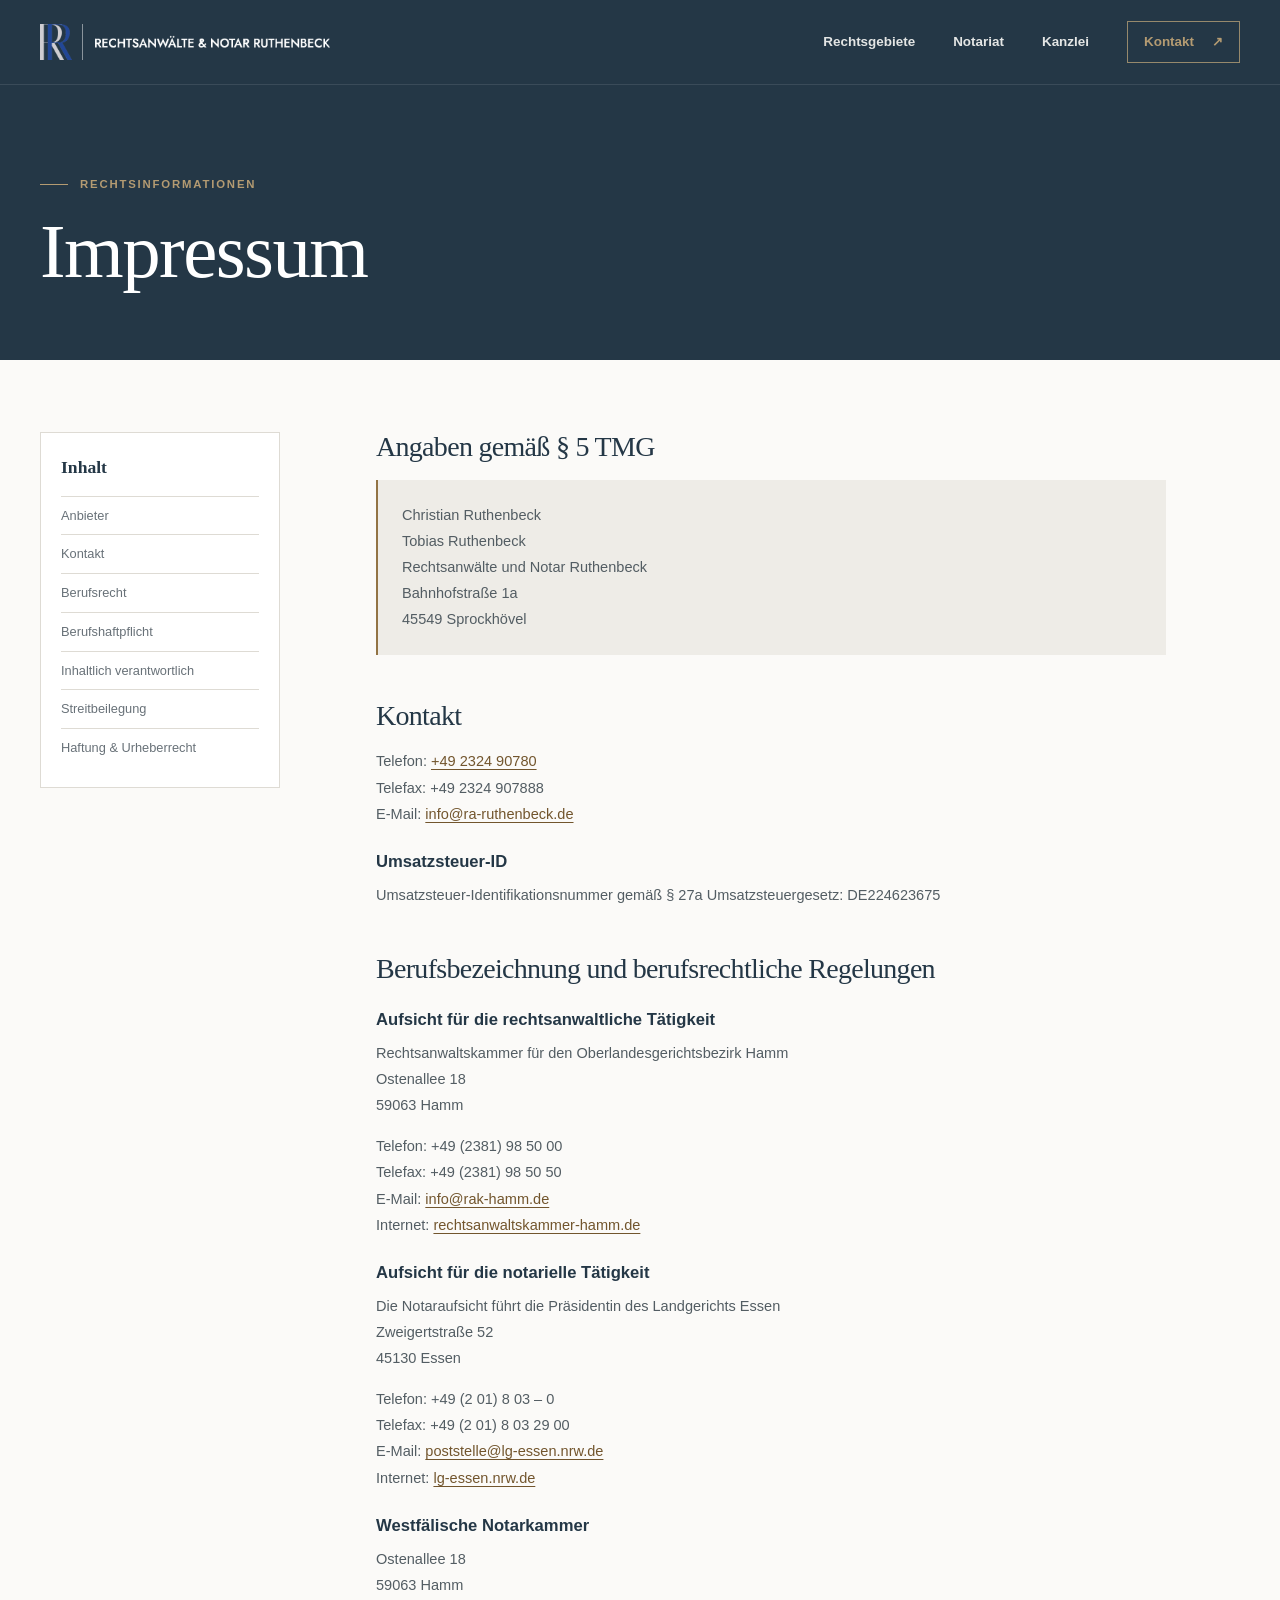
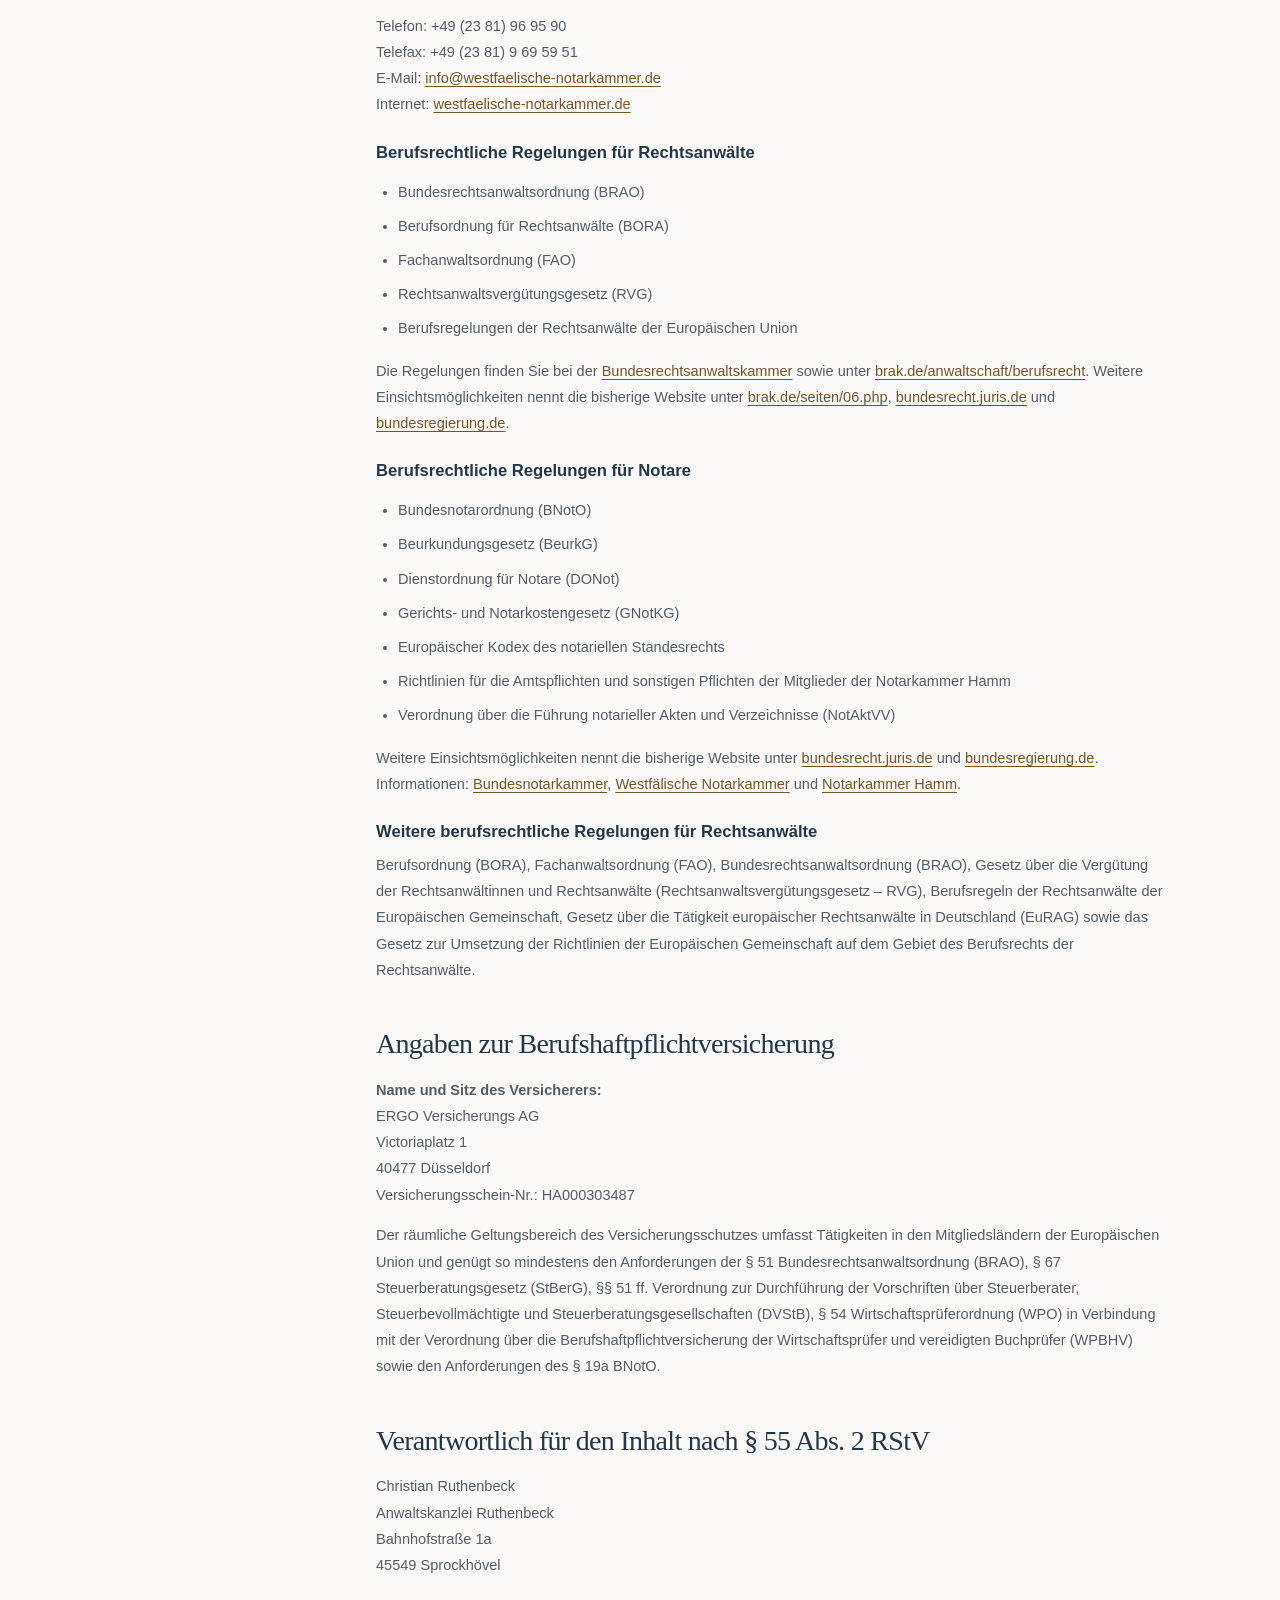
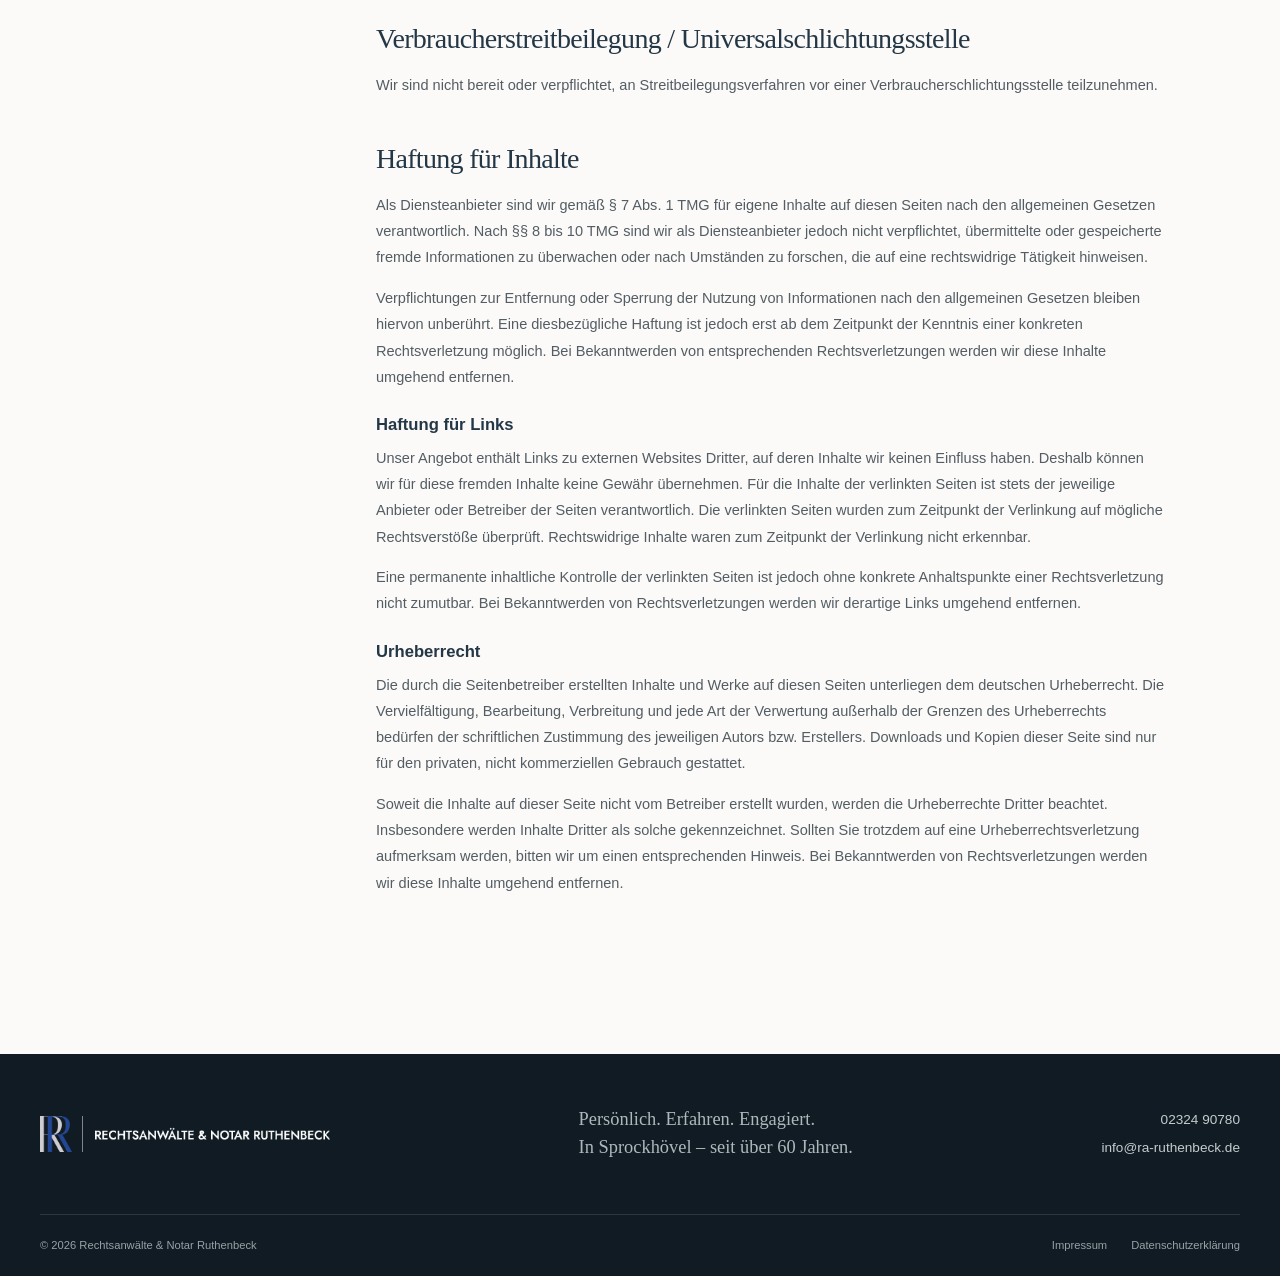
<file: impressum/index.html>
<!doctype html>
<html lang="de">
  <head>
    <meta charset="utf-8">
    <meta name="viewport" content="width=device-width, initial-scale=1">
    <meta name="theme-color" content="#172531">
    <meta name="description" content="Impressum der Rechtsanwälte und Notar Ruthenbeck in Sprockhövel.">
    <title>Impressum | Rechtsanwälte &amp; Notar Ruthenbeck</title>
    <link rel="icon" href="/assets/logo-ruthenbeck.png" type="image/png">
    <link rel="stylesheet" href="/styles.css">
    <script src="/script.js" defer></script>
  </head>
  <body>
    <a class="skip-link" href="#main">Zum Inhalt springen</a>
    <header class="site-header"><div class="container header-inner">
      <a class="brand" href="/" aria-label="Ruthenbeck – zur Startseite"><img class="brand-logo" src="/assets/logo-ruthenbeck.png" alt="Ruthenbeck Rechtsanwälte &amp; Notar"></a>
      <button class="menu-toggle" type="button" aria-expanded="false" aria-controls="primary-navigation" aria-label="Menü öffnen"><span></span><span></span></button>
      <nav class="main-nav" id="primary-navigation" aria-label="Hauptnavigation"><a href="/#rechtsgebiete">Rechtsgebiete</a><a href="/#notariat">Notariat</a><a href="/#kanzlei">Kanzlei</a><a class="nav-contact" href="/#kontakt">Kontakt <span aria-hidden="true">↗</span></a></nav>
    </div></header>
    <main id="main">
      <section class="legal-hero"><div class="container"><p class="eyebrow"><span class="eyebrow-line"></span> Rechtsinformationen</p><h1>Impressum</h1></div></section>
      <div class="container legal-layout">
        <aside class="legal-nav"><strong>Inhalt</strong><a href="#angaben">Anbieter</a><a href="#kontakt">Kontakt</a><a href="#berufsrecht">Berufsrecht</a><a href="#versicherung">Berufshaftpflicht</a><a href="#verantwortlich">Inhaltlich verantwortlich</a><a href="#streitbeilegung">Streitbeilegung</a><a href="#haftung">Haftung &amp; Urheberrecht</a></aside>
        <article class="legal-content">
          <section id="angaben">
            <h2>Angaben gemäß § 5 TMG</h2>
            <p class="legal-address">Christian Ruthenbeck<br>Tobias Ruthenbeck<br>Rechtsanwälte und Notar Ruthenbeck<br>Bahnhofstraße 1a<br>45549 Sprockhövel</p>
          </section>
          <section id="kontakt">
            <h2>Kontakt</h2>
            <p>Telefon: <a href="tel:+49232490780">+49 2324 90780</a><br>Telefax: +49 2324 907888<br>E-Mail: <a href="mailto:info@ra-ruthenbeck.de">info@ra-ruthenbeck.de</a></p>
            <h3>Umsatzsteuer-ID</h3><p>Umsatzsteuer-Identifikationsnummer gemäß § 27a Umsatzsteuergesetz: DE224623675</p>
          </section>
          <section id="berufsrecht">
            <h2>Berufsbezeichnung und berufsrechtliche Regelungen</h2>
            <h3>Aufsicht für die rechtsanwaltliche Tätigkeit</h3>
            <p>Rechtsanwaltskammer für den Oberlandesgerichtsbezirk Hamm<br>Ostenallee 18<br>59063 Hamm</p>
            <p>Telefon: +49 (2381) 98 50 00<br>Telefax: +49 (2381) 98 50 50<br>E-Mail: <a href="mailto:info@rak-hamm.de">info@rak-hamm.de</a><br>Internet: <a href="https://www.rechtsanwaltskammer-hamm.de/" target="_blank" rel="noopener noreferrer">rechtsanwaltskammer-hamm.de</a></p>
            <h3>Aufsicht für die notarielle Tätigkeit</h3>
            <p>Die Notaraufsicht führt die Präsidentin des Landgerichts Essen<br>Zweigertstraße 52<br>45130 Essen</p>
            <p>Telefon: +49 (2 01) 8 03 – 0<br>Telefax: +49 (2 01) 8 03 29 00<br>E-Mail: <a href="mailto:poststelle@lg-essen.nrw.de">poststelle@lg-essen.nrw.de</a><br>Internet: <a href="https://www.lg-essen.nrw.de/" target="_blank" rel="noopener noreferrer">lg-essen.nrw.de</a></p>
            <h3>Westfälische Notarkammer</h3>
            <p>Ostenallee 18<br>59063 Hamm</p>
            <p>Telefon: +49 (23 81) 96 95 90<br>Telefax: +49 (23 81) 9 69 59 51<br>E-Mail: <a href="mailto:info@westfaelische-notarkammer.de">info@westfaelische-notarkammer.de</a><br>Internet: <a href="https://www.westfaelische-notarkammer.de/" target="_blank" rel="noopener noreferrer">westfaelische-notarkammer.de</a></p>
            <h3>Berufsrechtliche Regelungen für Rechtsanwälte</h3>
            <ul><li>Bundesrechtsanwaltsordnung (BRAO)</li><li>Berufsordnung für Rechtsanwälte (BORA)</li><li>Fachanwaltsordnung (FAO)</li><li>Rechtsanwaltsvergütungsgesetz (RVG)</li><li>Berufsregelungen der Rechtsanwälte der Europäischen Union</li></ul>
            <p>Die Regelungen finden Sie bei der <a href="https://www.brak.de/" target="_blank" rel="noopener noreferrer">Bundesrechtsanwaltskammer</a> sowie unter <a href="https://www.brak.de/anwaltschaft/berufsrecht/" target="_blank" rel="noopener noreferrer">brak.de/anwaltschaft/berufsrecht</a>. Weitere Einsichtsmöglichkeiten nennt die bisherige Website unter <a href="https://www.brak.de/seiten/06.php" target="_blank" rel="noopener noreferrer">brak.de/seiten/06.php</a>, <a href="https://bundesrecht.juris.de/bundesrecht" target="_blank" rel="noopener noreferrer">bundesrecht.juris.de</a> und <a href="https://www.bundesregierung.de/" target="_blank" rel="noopener noreferrer">bundesregierung.de</a>.</p>
            <h3>Berufsrechtliche Regelungen für Notare</h3>
            <ul><li>Bundesnotarordnung (BNotO)</li><li>Beurkundungsgesetz (BeurkG)</li><li>Dienstordnung für Notare (DONot)</li><li>Gerichts- und Notarkostengesetz (GNotKG)</li><li>Europäischer Kodex des notariellen Standesrechts</li><li>Richtlinien für die Amtspflichten und sonstigen Pflichten der Mitglieder der Notarkammer Hamm</li><li>Verordnung über die Führung notarieller Akten und Verzeichnisse (NotAktVV)</li></ul>
            <p>Weitere Einsichtsmöglichkeiten nennt die bisherige Website unter <a href="https://bundesrecht.juris.de/bundesrecht" target="_blank" rel="noopener noreferrer">bundesrecht.juris.de</a> und <a href="https://www.bundesregierung.de/" target="_blank" rel="noopener noreferrer">bundesregierung.de</a>. Informationen: <a href="https://www.bnotk.de/" target="_blank" rel="noopener noreferrer">Bundesnotarkammer</a>, <a href="https://www.westfaelische-notarkammer.de/" target="_blank" rel="noopener noreferrer">Westfälische Notarkammer</a> und <a href="https://www.notarkammer-hamm.de/" target="_blank" rel="noopener noreferrer">Notarkammer Hamm</a>.</p>
            <h3>Weitere berufsrechtliche Regelungen für Rechtsanwälte</h3>
            <p>Berufsordnung (BORA), Fachanwaltsordnung (FAO), Bundesrechtsanwaltsordnung (BRAO), Gesetz über die Vergütung der Rechtsanwältinnen und Rechtsanwälte (Rechtsanwaltsvergütungsgesetz – RVG), Berufsregeln der Rechtsanwälte der Europäischen Gemeinschaft, Gesetz über die Tätigkeit europäischer Rechtsanwälte in Deutschland (EuRAG) sowie das Gesetz zur Umsetzung der Richtlinien der Europäischen Gemeinschaft auf dem Gebiet des Berufsrechts der Rechtsanwälte.</p>
          </section>
          <section id="versicherung">
            <h2>Angaben zur Berufshaftpflichtversicherung</h2>
            <p><strong>Name und Sitz des Versicherers:</strong><br>ERGO Versicherungs AG<br>Victoriaplatz 1<br>40477 Düsseldorf<br>Versicherungsschein-Nr.: HA000303487</p>
            <p>Der räumliche Geltungsbereich des Versicherungsschutzes umfasst Tätigkeiten in den Mitgliedsländern der Europäischen Union und genügt so mindestens den Anforderungen der § 51 Bundesrechtsanwaltsordnung (BRAO), § 67 Steuerberatungsgesetz (StBerG), §§ 51 ff. Verordnung zur Durchführung der Vorschriften über Steuerberater, Steuerbevollmächtigte und Steuerberatungsgesellschaften (DVStB), § 54 Wirtschaftsprüferordnung (WPO) in Verbindung mit der Verordnung über die Berufshaftpflichtversicherung der Wirtschaftsprüfer und vereidigten Buchprüfer (WPBHV) sowie den Anforderungen des § 19a BNotO.</p>
          </section>
          <section id="verantwortlich">
            <h2>Verantwortlich für den Inhalt nach § 55 Abs. 2 RStV</h2>
            <p>Christian Ruthenbeck<br>Anwaltskanzlei Ruthenbeck<br>Bahnhofstraße 1a<br>45549 Sprockhövel</p>
          </section>
          <section id="streitbeilegung">
            <h2>Verbraucherstreitbeilegung / Universalschlichtungsstelle</h2>
            <p>Wir sind nicht bereit oder verpflichtet, an Streitbeilegungsverfahren vor einer Verbraucherschlichtungsstelle teilzunehmen.</p>
          </section>
          <section id="haftung">
            <h2>Haftung für Inhalte</h2>
            <p>Als Diensteanbieter sind wir gemäß § 7 Abs. 1 TMG für eigene Inhalte auf diesen Seiten nach den allgemeinen Gesetzen verantwortlich. Nach §§ 8 bis 10 TMG sind wir als Diensteanbieter jedoch nicht verpflichtet, übermittelte oder gespeicherte fremde Informationen zu überwachen oder nach Umständen zu forschen, die auf eine rechtswidrige Tätigkeit hinweisen.</p>
            <p>Verpflichtungen zur Entfernung oder Sperrung der Nutzung von Informationen nach den allgemeinen Gesetzen bleiben hiervon unberührt. Eine diesbezügliche Haftung ist jedoch erst ab dem Zeitpunkt der Kenntnis einer konkreten Rechtsverletzung möglich. Bei Bekanntwerden von entsprechenden Rechtsverletzungen werden wir diese Inhalte umgehend entfernen.</p>
            <h3>Haftung für Links</h3>
            <p>Unser Angebot enthält Links zu externen Websites Dritter, auf deren Inhalte wir keinen Einfluss haben. Deshalb können wir für diese fremden Inhalte keine Gewähr übernehmen. Für die Inhalte der verlinkten Seiten ist stets der jeweilige Anbieter oder Betreiber der Seiten verantwortlich. Die verlinkten Seiten wurden zum Zeitpunkt der Verlinkung auf mögliche Rechtsverstöße überprüft. Rechtswidrige Inhalte waren zum Zeitpunkt der Verlinkung nicht erkennbar.</p>
            <p>Eine permanente inhaltliche Kontrolle der verlinkten Seiten ist jedoch ohne konkrete Anhaltspunkte einer Rechtsverletzung nicht zumutbar. Bei Bekanntwerden von Rechtsverletzungen werden wir derartige Links umgehend entfernen.</p>
            <h3>Urheberrecht</h3>
            <p>Die durch die Seitenbetreiber erstellten Inhalte und Werke auf diesen Seiten unterliegen dem deutschen Urheberrecht. Die Vervielfältigung, Bearbeitung, Verbreitung und jede Art der Verwertung außerhalb der Grenzen des Urheberrechts bedürfen der schriftlichen Zustimmung des jeweiligen Autors bzw. Erstellers. Downloads und Kopien dieser Seite sind nur für den privaten, nicht kommerziellen Gebrauch gestattet.</p>
            <p>Soweit die Inhalte auf dieser Seite nicht vom Betreiber erstellt wurden, werden die Urheberrechte Dritter beachtet. Insbesondere werden Inhalte Dritter als solche gekennzeichnet. Sollten Sie trotzdem auf eine Urheberrechtsverletzung aufmerksam werden, bitten wir um einen entsprechenden Hinweis. Bei Bekanntwerden von Rechtsverletzungen werden wir diese Inhalte umgehend entfernen.</p>
          </section>
        </article>
      </div>
    </main>
    <footer class="site-footer"><div class="container footer-main"><a class="brand footer-brand" href="/" aria-label="Ruthenbeck – zur Startseite"><img class="brand-logo" src="/assets/logo-ruthenbeck.png" alt="Ruthenbeck Rechtsanwälte &amp; Notar"></a><p>Persönlich. Erfahren. Engagiert.<br>In Sprockhövel – seit über 60 Jahren.</p><div class="footer-contact"><a href="tel:+49232490780">02324 90780</a><a href="mailto:info@ra-ruthenbeck.de">info@ra-ruthenbeck.de</a></div></div><div class="container footer-bottom"><span>© <span id="current-year">2026</span> Rechtsanwälte &amp; Notar Ruthenbeck</span><nav aria-label="Rechtliches"><a href="/impressum/">Impressum</a><a href="/datenschutzerklaerung/">Datenschutzerklärung</a></nav></div></footer>
  </body>
</html>
</file>
<file: styles.css>
:root {
  color-scheme: light;
  --paper: #fbfaf8;
  --white: #fff;
  --ink: #202a31;
  --muted: #687178;
  --navy: #243746;
  --navy-soft: #eeece7;
  --gold: #927344;
  --gold-light: #b49b72;
  --bordeaux: #6e3c4d;
  --line: #dedbd4;
  --serif: "Iowan Old Style", "Palatino Linotype", "Book Antiqua", Georgia, serif;
  --sans: "Aptos", "Segoe UI", "Helvetica Neue", Arial, sans-serif;
  --page-width: 1200px;
}

*, *::before, *::after { box-sizing: border-box; }
html { scroll-behavior: smooth; scroll-padding-top: 100px; }
body { margin: 0; background: var(--paper); color: var(--ink); font-family: var(--sans); font-size: 16px; line-height: 1.7; -webkit-font-smoothing: antialiased; }
img { display: block; max-width: 100%; }
a { color: inherit; text-decoration: none; }
a:focus-visible, button:focus-visible { outline: 3px solid var(--gold); outline-offset: 4px; }
button { font: inherit; }
h1, h2, h3, p { margin-top: 0; }
h1, h2, h3 { font-family: var(--serif); font-weight: 500; }
h1 { margin-bottom: 25px; color: var(--white); font-size: clamp(2.8rem, 4.2vw, 4.25rem); line-height: 1.08; letter-spacing: -.02em; }
h1 em { color: var(--gold-light); font-weight: 400; }
h2 { color: var(--navy); font-size: clamp(2.15rem, 4vw, 3.65rem); line-height: 1.1; letter-spacing: -.025em; }
h3 { color: var(--navy); font-size: 1.55rem; line-height: 1.2; }
.container { width: min(var(--page-width), calc(100% - 64px)); margin-inline: auto; }
.section-pad { padding-block: 96px; }
.skip-link { position: absolute; z-index: 99; top: 10px; left: 10px; padding: 10px 14px; transform: translateY(-160%); background: var(--white); color: var(--navy); }
.skip-link:focus { transform: translateY(0); }
.eyebrow { display: flex; align-items: center; gap: 12px; margin-bottom: 18px; color: var(--gold); font-size: .71rem; font-weight: 700; letter-spacing: .16em; line-height: 1.4; text-transform: uppercase; }
.eyebrow-line { width: 28px; height: 1px; background: currentColor; }
.site-header { position: sticky; z-index: 20; top: 0; border-bottom: 1px solid rgb(255 255 255 / 10%); background: var(--navy); color: var(--white); }
.header-inner { display: flex; min-height: 84px; align-items: center; justify-content: space-between; gap: 28px; }
.brand { display: inline-flex; align-items: center; gap: 12px; color: var(--white); }
.brand-logo { display: block; width: min(290px, 30vw); height: auto; }
.main-nav { display: flex; align-items: center; gap: clamp(18px, 3vw, 38px); }
.main-nav a { color: #e4e6e5; font-size: .84rem; font-weight: 600; transition: color 160ms ease; }
.main-nav a:hover { color: var(--gold-light); }
.main-nav .nav-contact { display: inline-flex; min-height: 42px; align-items: center; gap: 18px; padding: 0 16px; border: 1px solid rgb(211 182 130 / 65%); color: var(--gold-light); }
.menu-toggle { display: none; }
.hero { position: relative; overflow: hidden; background: var(--paper); color: var(--ink); }
.hero-grid { display: grid; min-height: 560px; grid-template-columns: 1.15fr .85fr; align-items: center; gap: 8%; padding-block: 58px 42px; }
.hero-copy { max-width: 670px; padding-block: 20px; }
.hero-copy .eyebrow { margin-bottom: 24px; }
.hero h1 { color: var(--navy); }
.hero h1 em { color: var(--bordeaux); font-style: normal; }
.hero-lead { max-width: 570px; margin-bottom: 28px; color: var(--muted); font-size: 1.05rem; line-height: 1.8; }
.hero-actions { display: flex; flex-wrap: wrap; align-items: center; gap: 27px; }
.button { display: inline-flex; min-height: 50px; align-items: center; justify-content: center; gap: 22px; padding: 0 22px; border: 1px solid transparent; font-size: .83rem; font-weight: 700; transition: background-color 160ms ease, color 160ms ease, transform 160ms ease; }
.button:hover { transform: translateY(-2px); }
.button-dark { background: var(--bordeaux); color: var(--white); }
.button-dark:hover { background: #522b39; }
.text-link { display: inline-flex; align-items: center; gap: 12px; color: var(--bordeaux); font-size: .83rem; font-weight: 700; }
.text-link span { transition: transform 160ms ease; }
.text-link:hover span { transform: translate(3px, -2px); }
.hero-note { display: flex; max-width: 465px; align-items: flex-start; gap: 14px; margin-top: 40px; color: var(--muted); font-size: .82rem; line-height: 1.65; }
.note-rule { width: 24px; height: 1px; flex: 0 0 auto; margin-top: 11px; background: var(--gold); }
.hero-portrait { position: relative; width: min(100%, 410px); justify-self: end; }
.hero-portrait::before { display: none; }
.hero-portrait > img { position: relative; z-index: 1; width: 100%; height: 390px; object-fit: cover; object-position: center 19%; filter: saturate(.82); }
.portrait-caption { position: absolute; z-index: 2; right: 0; bottom: 0; display: flex; min-width: 245px; align-items: center; padding: 13px 18px; background: var(--white); color: var(--navy); }
.portrait-caption strong, .portrait-caption small { display: block; }
.portrait-caption strong { font-family: var(--serif); font-size: 1rem; font-weight: 600; }
.portrait-caption small { margin-top: 3px; color: var(--muted); font-size: .7rem; }
.portrait-index { display: none; }
.hero-bottom { display: flex; align-items: center; gap: 18px; padding-bottom: 19px; color: var(--muted); font-size: .68rem; letter-spacing: .06em; text-transform: uppercase; }
.hero-bottom-line { width: 48px; height: 1px; background: var(--gold); }
.intro-section { background: var(--white); }
.intro-grid { display: grid; grid-template-columns: .65fr 2fr .55fr; align-items: start; gap: 5%; }
.intro-grid > .eyebrow { margin-top: 10px; }
.intro-copy h2 { max-width: 750px; margin-bottom: 25px; }
.intro-copy p { max-width: 690px; color: var(--muted); line-height: 1.85; }
.intro-signature { margin: 18px 0 0; color: var(--bordeaux); font-size: .82rem; font-weight: 600; }
.practice-section { background: #f1efeb; }
.section-heading { display: flex; align-items: end; justify-content: space-between; gap: 40px; margin-bottom: 36px; }
.section-heading h2 { margin-bottom: 0; }
.section-heading > p { max-width: 390px; margin-bottom: 5px; color: var(--muted); font-size: .96rem; line-height: 1.8; }
.practice-grid { display: grid; grid-template-columns: repeat(3, 1fr); gap: 16px; }
.practice-card { position: relative; display: flex; min-height: 310px; flex-direction: column; padding: 27px 25px 23px; border: 1px solid var(--line); background: var(--white); }
.practice-card h3 { margin-bottom: 15px; }
.practice-card > p:not(.eyebrow) { margin-bottom: 20px; color: var(--muted); font-size: .88rem; line-height: 1.75; }
.card-number { display: block; margin-bottom: 26px; color: var(--gold); font-size: .72rem; font-weight: 700; letter-spacing: .14em; }
.card-contacts { margin-top: auto; padding-top: 17px; border-top: 1px solid var(--line); color: var(--navy) !important; font-size: .76rem !important; font-weight: 600; }
.card-contacts span { display: block; margin-bottom: 4px; color: var(--muted); font-size: .65rem; font-weight: 500; letter-spacing: .09em; text-transform: uppercase; }
.practice-card-featured { border-color: #d8cbb7; background: #f7f3ed; }
.practice-card-featured h3, .practice-card-featured > p:not(.eyebrow) { color: var(--ink) !important; }
.practice-card-featured .eyebrow { margin: -17px 0 14px; font-size: .6rem; }
.practice-card-featured .card-contacts { border-color: var(--line); color: var(--navy) !important; }
.practice-card-featured .card-contacts span { color: var(--muted); }
.notariat-section { background: var(--navy-soft); color: var(--ink); }
.notariat-grid { display: grid; grid-template-columns: .75fr 1.4fr; gap: 13%; }
.notariat-aside .eyebrow { color: var(--bordeaux); }
.notariat-aside > p:last-child { max-width: 220px; color: var(--muted); font-family: var(--serif); font-size: 1.2rem; line-height: 1.45; }
.notariat-copy h2 { max-width: 660px; margin-bottom: 25px; color: var(--navy); }
.notariat-copy p { color: var(--muted); line-height: 1.85; }
.notariat-copy .text-link { margin-top: 14px; }
.notariat-copy .text-link { color: var(--bordeaux); }
.team-section { background: var(--paper); }
.team-grid { display: grid; grid-template-columns: repeat(3, 1fr); gap: 22px; align-items: start; }
.team-card { overflow: hidden; background: var(--white); border: 1px solid var(--line); }
.team-card > img { width: 100%; height: 270px; object-fit: cover; object-position: center 30%; filter: saturate(.76); background: #e9e6df; }
.team-card:first-child > img { object-position: center 19%; }
.team-card:nth-child(2) > img { object-position: center 28%; }
.team-content { padding: 25px 24px 28px; }
.team-content .eyebrow { min-height: 20px; margin-bottom: 7px; font-size: .61rem; }
.team-content h3 { margin-bottom: 12px; }
.team-specialty { min-height: 48px; color: var(--muted); font-size: .83rem; }
.timeline { margin-top: 20px; border-left: 1px solid var(--line); }
.timeline p { position: relative; margin-bottom: 13px; padding-left: 14px; color: var(--muted); font-size: .77rem; line-height: 1.55; }
.timeline p::before { position: absolute; top: .55em; left: -4px; width: 7px; height: 7px; border-radius: 50%; background: var(--gold); content: ""; }
.timeline strong { display: block; margin-bottom: 2px; color: var(--navy); font-size: .72rem; }
.team-memberships { margin: 22px 0 0; padding-top: 17px; border-top: 1px solid var(--line); color: var(--muted); font-size: .73rem; line-height: 1.7; }
.team-memberships strong { display: inline-block; margin-bottom: 4px; color: var(--navy); font-size: .72rem; }
.contact-section { background: var(--navy); color: var(--white); }
.contact-heading { max-width: 660px; margin-bottom: 46px; }
.contact-heading .eyebrow { color: var(--gold-light); }
.contact-heading h2 { margin-bottom: 16px; color: var(--white); }
.contact-heading > p:last-child { color: #c4ccce; }
.contact-grid { display: grid; grid-template-columns: .9fr 1.1fr; gap: 10%; }
.contact-primary { display: flex; min-height: 340px; flex-direction: column; align-items: flex-start; padding: 28px 34px 32px; border: 1px solid rgb(211 182 130 / 45%); background: rgb(255 255 255 / 3%); }
.contact-label { margin-bottom: 24px; color: var(--gold-light); font-size: .68rem; font-weight: 700; letter-spacing: .14em; text-transform: uppercase; }
.contact-phone { margin-bottom: 6px; color: var(--white); font-family: var(--serif); font-size: clamp(2.1rem, 4vw, 3.4rem); line-height: 1.2; }
.contact-email { margin-bottom: 28px; color: #c4ccce; font-size: .94rem; }
.button-light { margin-top: auto; border-color: var(--gold-light); background: var(--gold-light); color: var(--navy); }
.button-light:hover { background: var(--white); }
.contact-details { display: grid; grid-template-columns: 1fr 1fr; gap: 25px 30px; }
.detail-block { display: flex; align-items: flex-start; gap: 13px; }
.detail-block:first-child { grid-row: span 2; }
.detail-icon { color: var(--gold-light); font-size: .69rem; letter-spacing: .1em; }
.detail-block h3 { margin-bottom: 12px; color: var(--white); font-size: 1.23rem; }
.detail-block address, .detail-block p { margin-bottom: 10px; color: #c4ccce; font-size: .82rem; font-style: normal; line-height: 1.7; }
.detail-block a { color: #c4ccce; }
.detail-block a:hover, .footer-contact a:hover { color: var(--gold-light); }
.site-footer { background: #101b23; color: #c4ccce; }
.footer-main { display: flex; min-height: 160px; align-items: center; justify-content: space-between; gap: 30px; }
.footer-brand { color: var(--white); }
.footer-main > p { margin: 0; color: #aeb8bc; font-family: var(--serif); font-size: 1.15rem; line-height: 1.5; }
.footer-contact { display: flex; flex-direction: column; align-items: flex-end; gap: 5px; font-size: .85rem; }
.footer-bottom { display: flex; min-height: 62px; align-items: center; justify-content: space-between; gap: 20px; border-top: 1px solid rgb(255 255 255 / 12%); color: #96a2a7; font-size: .7rem; }
.footer-bottom nav { display: flex; gap: 24px; }
.footer-bottom a:hover { color: var(--white); }
.legal-hero { padding: 92px 0 66px; background: var(--navy); color: var(--white); }
.legal-hero h1 { margin-bottom: 0; font-size: clamp(3rem, 6vw, 5rem); }
.legal-hero .eyebrow { color: var(--gold-light); }
.legal-layout { display: grid; grid-template-columns: 240px minmax(0, 1fr); gap: 8%; padding-block: 72px 112px; }
.legal-nav { position: sticky; top: 118px; align-self: start; padding: 20px; border: 1px solid var(--line); background: var(--white); }
.legal-nav strong { display: block; margin-bottom: 13px; color: var(--navy); font-family: var(--serif); font-size: 1.1rem; }
.legal-nav a { display: block; padding-block: 8px; border-top: 1px solid var(--line); color: var(--muted); font-size: .8rem; }
.legal-nav a:hover { color: var(--navy); }
.legal-content { max-width: 790px; }
.legal-content section { margin-bottom: 46px; scroll-margin-top: 110px; }
.legal-content h2 { margin-bottom: 17px; font-size: 1.75rem; }
.legal-content h3 { margin: 25px 0 10px; font-family: var(--sans); font-size: 1.04rem; font-weight: 700; }
.legal-content p, .legal-content li { color: #535d63; font-size: .91rem; line-height: 1.8; }
.legal-content ul { padding-left: 22px; }
.legal-content li { margin-bottom: 8px; }
.legal-content a { color: #72552d; text-decoration: underline; text-underline-offset: 3px; }
.legal-address { padding: 22px 24px; border-left: 2px solid var(--gold); background: #eeece7; }
.legal-note { margin-bottom: 34px; padding: 17px 20px; border-left: 3px solid var(--gold); background: #eeece7; color: #535d63; font-size: .86rem; line-height: 1.7; }

@media (max-width: 900px) {
  .section-pad { padding-block: 78px; }
  .hero-grid { min-height: 520px; grid-template-columns: 1.05fr .95fr; gap: 5%; }
  .hero-portrait > img { height: 360px; }
  .intro-grid { grid-template-columns: .7fr 2fr; }
  .intro-signature { grid-column: 2; margin-top: 0; }
  .practice-grid { grid-template-columns: repeat(2, 1fr); }
  .practice-card { min-height: 300px; }
  .team-grid { gap: 14px; }
  .team-content { padding-inline: 18px; }
  .contact-grid { gap: 6%; }
  .legal-layout { grid-template-columns: 190px minmax(0, 1fr); gap: 5%; }
}
@media (max-width: 680px) {
  html { scroll-padding-top: 78px; }
  .container { width: min(100% - 40px, var(--page-width)); }
  .section-pad { padding-block: 70px; }
  .header-inner { min-height: 72px; }
  .brand-logo { width: min(250px, 68vw); }
  .menu-toggle { display: flex; width: 42px; height: 42px; flex-direction: column; align-items: center; justify-content: center; gap: 6px; border: 1px solid rgb(211 182 130 / 55%); background: transparent; cursor: pointer; }
  .menu-toggle span { width: 18px; height: 1px; background: var(--gold-light); transition: transform 160ms ease; }
  .menu-toggle[aria-expanded="true"] span:first-child { transform: translateY(3.5px) rotate(45deg); }
  .menu-toggle[aria-expanded="true"] span:last-child { transform: translateY(-3.5px) rotate(-45deg); }
  .main-nav { position: absolute; top: 72px; right: 0; left: 0; display: none; align-items: stretch; gap: 0; padding: 8px 20px 20px; border-top: 1px solid rgb(255 255 255 / 12%); background: var(--navy); }
  .main-nav.is-open { display: flex; flex-direction: column; }
  .main-nav a { padding: 13px 0; border-bottom: 1px solid rgb(255 255 255 / 10%); }
  .main-nav .nav-contact { justify-content: space-between; margin-top: 12px; padding: 11px 14px; border: 1px solid rgb(211 182 130 / 65%); }
  .hero-grid { min-height: auto; grid-template-columns: 1fr; gap: 34px; padding-block: 48px 32px; }
  h1 { font-size: clamp(3.1rem, 13vw, 5rem); }
  .hero-copy .eyebrow { margin-bottom: 21px; }
  .hero-lead { font-size: 1rem; }
  .hero-note { margin-top: 34px; }
  .hero-portrait { width: min(100%, 390px); justify-self: center; }
  .hero-portrait > img { height: 365px; }
  .hero-bottom { flex-wrap: wrap; gap: 10px 13px; padding-bottom: 20px; font-size: .62rem; }
  .hero-bottom-line { width: 26px; }
  .intro-grid { grid-template-columns: 1fr; gap: 16px; }
  .intro-grid > .eyebrow { margin: 0; }
  .intro-copy h2 { font-size: 2.45rem; }
  .intro-signature { grid-column: auto; margin-top: 5px; }
  .section-heading { display: block; margin-bottom: 29px; }
  .section-heading > p { margin-top: 16px; }
  .practice-grid { grid-template-columns: 1fr; }
  .practice-card { min-height: 0; padding: 25px 23px; }
  .card-number { margin-bottom: 18px; }
  .card-contacts { margin-top: 5px; }
  .notariat-grid { grid-template-columns: 1fr; gap: 20px; }
  .notariat-aside > p:last-child { max-width: none; }
  .team-grid { grid-template-columns: 1fr; gap: 20px; }
  .team-card > img { height: 310px; }
  .team-content { padding: 23px; }
  .contact-heading { margin-bottom: 30px; }
  .contact-grid { grid-template-columns: 1fr; gap: 38px; }
  .contact-primary { min-height: 300px; padding: 23px; }
  .contact-details { grid-template-columns: 1fr; gap: 24px; }
  .detail-block:first-child { grid-row: auto; }
  .footer-main { align-items: flex-start; flex-direction: column; justify-content: center; padding-block: 32px; }
  .footer-main > p { font-size: 1rem; }
  .footer-contact { align-items: flex-start; }
  .footer-bottom { align-items: flex-start; flex-direction: column; justify-content: center; padding-block: 18px; }
  .footer-bottom nav { flex-wrap: wrap; gap: 10px 20px; }
  .legal-hero { padding-block: 68px 48px; }
  .legal-layout { grid-template-columns: 1fr; gap: 32px; padding-block: 40px 72px; }
  .legal-nav { position: static; }
  .legal-content section { margin-bottom: 36px; }
}
@media (prefers-reduced-motion: reduce) {
  *, *::before, *::after { scroll-behavior: auto !important; transition-duration: .01ms !important; animation-duration: .01ms !important; animation-iteration-count: 1 !important; }
}
</file>
